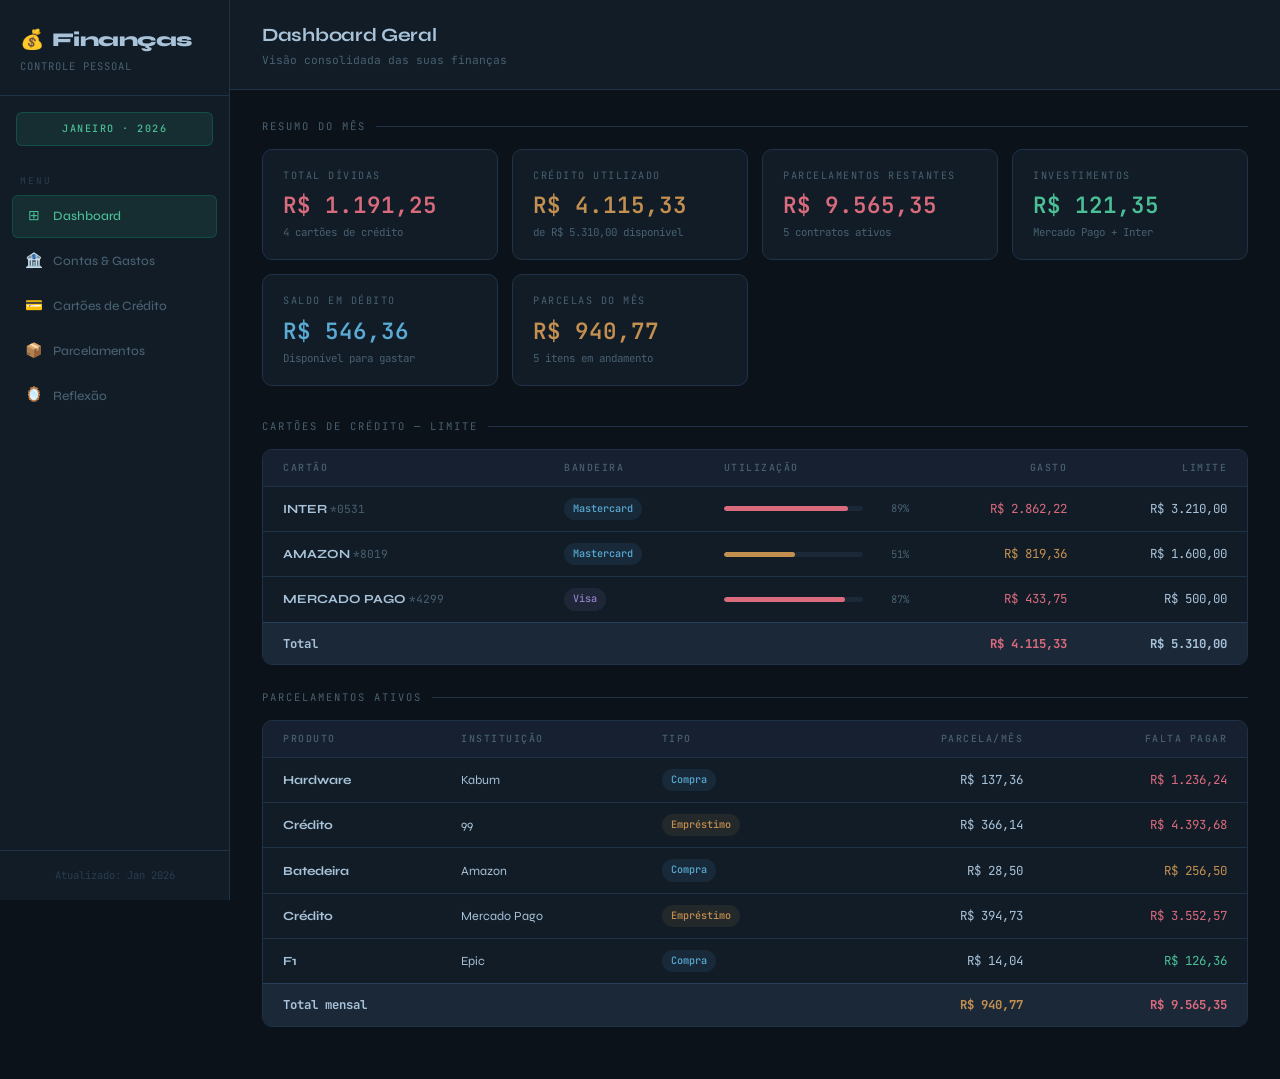
<file: index.html>
<!DOCTYPE html>
<html lang="pt-BR">
<head>
<meta charset="UTF-8">
<meta name="viewport" content="width=device-width,initial-scale=1.0">
<title>Finanças — Dashboard</title>
<link rel="icon" href="data:image/svg+xml,<svg xmlns='http://www.w3.org/2000/svg' viewBox='0 0 100 100'><text y='.9em' font-size='90'>💰</text></svg>">
<link rel="preconnect" href="https://fonts.googleapis.com">
<link href="https://fonts.googleapis.com/css2?family=Syne:wght@400;500;600;700;800&family=JetBrains+Mono:wght@300;400;500;600&display=swap" rel="stylesheet">
<style>
:root{--bg:#0c1219;--surface:#111c27;--surface-2:#162030;--surface-3:#1b2838;--border:#1f3247;--border-2:#28405a;--text:#a8c2d8;--text-dim:#486070;--text-muted:#2a3d4f;--green:#4bbf96;--green-dim:rgba(75,191,150,.1);--red:#d96b7d;--red-dim:rgba(217,107,125,.1);--blue:#5aaad4;--blue-dim:rgba(90,170,212,.1);--orange:#c49050;--orange-dim:rgba(196,144,80,.1);--purple:#9480c8;--purple-dim:rgba(148,128,200,.1);--nav-w:230px;--radius:10px;--radius-sm:6px;--sans:'Syne',sans-serif;--mono:'JetBrains Mono',monospace}
*,*::before,*::after{box-sizing:border-box;margin:0;padding:0}
html{font-size:15px;scroll-behavior:smooth}
body{background:var(--bg);color:var(--text);font-family:var(--sans);min-height:100vh;display:flex;line-height:1.6}
a{color:inherit;text-decoration:none}ul,ol{list-style:none}
.sidebar{width:var(--nav-w);min-height:100vh;background:var(--surface);border-right:1px solid var(--border);display:flex;flex-direction:column;position:fixed;top:0;left:0;bottom:0;z-index:100;transition:transform .3s ease}
.sidebar-logo{padding:24px 20px 20px;border-bottom:1px solid var(--border)}
.logo-mark{font-size:1.3rem;font-weight:800;color:var(--green);letter-spacing:-.5px;display:flex;align-items:center;gap:8px}
.logo-mark span{color:var(--text)}
.logo-sub{font-size:.7rem;font-family:var(--mono);color:var(--text-dim);margin-top:3px;letter-spacing:1px;text-transform:uppercase}
.sidebar-month{margin:16px 16px 8px;padding:8px 12px;background:var(--green-dim);border:1px solid rgba(0,214,143,.2);border-radius:var(--radius-sm);font-family:var(--mono);font-size:.68rem;font-weight:500;color:var(--green);text-transform:uppercase;letter-spacing:1.5px;text-align:center}
.sidebar nav{padding:8px 12px;flex:1}
.nav-label{font-size:.62rem;font-family:var(--mono);color:var(--text-muted);letter-spacing:2px;text-transform:uppercase;padding:12px 8px 6px}
.nav-item{display:flex;align-items:center;gap:10px;padding:9px 12px;border-radius:var(--radius-sm);color:var(--text-dim);font-size:.85rem;font-weight:500;transition:all .18s;margin-bottom:2px;border:1px solid transparent}
.nav-item:hover{background:var(--surface-2);color:var(--text)}
.nav-item.active{background:var(--green-dim);color:var(--green);border-color:rgba(0,214,143,.18)}
.nav-item .icon{width:18px;text-align:center;font-size:.95rem;flex-shrink:0}
.sidebar-footer{padding:16px;border-top:1px solid var(--border);font-size:.7rem;font-family:var(--mono);color:var(--text-muted);text-align:center}
.main{margin-left:var(--nav-w);flex:1;min-height:100vh;display:flex;flex-direction:column}
.topbar{padding:20px 32px;border-bottom:1px solid var(--border);display:flex;align-items:center;justify-content:space-between;background:var(--surface);position:sticky;top:0;z-index:50}
.topbar-left h1{font-size:1.25rem;font-weight:700;color:var(--text);letter-spacing:-.3px}
.topbar-left p{font-size:.75rem;font-family:var(--mono);color:var(--text-dim);margin-top:1px}
.badge{padding:5px 12px;border-radius:20px;font-size:.7rem;font-family:var(--mono);font-weight:500;letter-spacing:.5px}
.badge-red{background:var(--red-dim);color:var(--red);border:1px solid rgba(255,77,106,.2)}
.badge-blue{background:var(--blue-dim);color:var(--blue);border:1px solid rgba(56,189,248,.2)}
.badge-orange{background:var(--orange-dim);color:var(--orange);border:1px solid rgba(251,191,36,.2)}
.content{padding:28px 32px;flex:1}
.section-title{font-size:.7rem;font-family:var(--mono);color:var(--text-dim);text-transform:uppercase;letter-spacing:2px;margin-bottom:14px;display:flex;align-items:center;gap:10px}
.section-title::after{content:'';flex:1;height:1px;background:var(--border)}
.cards-grid{display:grid;grid-template-columns:repeat(auto-fill,minmax(200px,1fr));gap:14px;margin-bottom:32px}
.card{background:var(--surface);border:1px solid var(--border);border-radius:var(--radius);padding:18px 20px;transition:border-color .2s}
.card:hover{border-color:var(--border-2)}
.card-label{font-size:.68rem;font-family:var(--mono);color:var(--text-dim);text-transform:uppercase;letter-spacing:1.5px;margin-bottom:8px}
.card-value{font-size:1.5rem;font-family:var(--mono);font-weight:600;line-height:1.2}
.cv-green{color:var(--green)}.cv-red{color:var(--red)}.cv-blue{color:var(--blue)}.cv-orange{color:var(--orange)}
.card-sub{font-size:.72rem;color:var(--text-dim);margin-top:5px;font-family:var(--mono)}
.table-wrap{background:var(--surface);border:1px solid var(--border);border-radius:var(--radius);overflow:hidden;margin-bottom:24px}
.table-head{padding:14px 20px;border-bottom:1px solid var(--border);display:flex;align-items:center;justify-content:space-between}
.table-head h3{font-size:.9rem;font-weight:700;color:var(--text)}
table{width:100%;border-collapse:collapse}
thead th{padding:10px 16px;text-align:left;font-size:.66rem;font-family:var(--mono);font-weight:500;color:var(--text-dim);text-transform:uppercase;letter-spacing:1.5px;background:var(--surface-2);border-bottom:1px solid var(--border)}
thead th:first-child{padding-left:20px}thead th:last-child{padding-right:20px}
tbody tr{border-bottom:1px solid var(--border);transition:background .15s}
tbody tr:last-child{border-bottom:none}tbody tr:hover{background:var(--surface-2)}
tbody td{padding:11px 16px;font-size:.83rem;vertical-align:middle}
tbody td:first-child{padding-left:20px}tbody td:last-child{padding-right:20px}
.mono{font-family:var(--mono)}.tr{text-align:right}.tc{text-align:center}
tfoot td{padding:11px 16px;font-weight:700;font-family:var(--mono);font-size:.82rem;background:var(--surface-3);border-top:1px solid var(--border-2)}
tfoot td:first-child{padding-left:20px}tfoot td:last-child{padding-right:20px}
.pw{display:flex;align-items:center;gap:10px}
.pb{flex:1;height:5px;background:var(--surface-3);border-radius:99px;overflow:hidden}
.pf{height:100%;border-radius:99px;transition:width .6s ease}
.pf.g{background:var(--green)}.pf.r{background:var(--red)}.pf.o{background:var(--orange)}
.pl{font-family:var(--mono);font-size:.7rem;color:var(--text-dim);min-width:36px;text-align:right}
.pill{display:inline-block;padding:3px 9px;border-radius:99px;font-size:.68rem;font-family:var(--mono);font-weight:500}
.pill.g{background:var(--green-dim);color:var(--green)}.pill.r{background:var(--red-dim);color:var(--red)}
.pill.b{background:var(--blue-dim);color:var(--blue)}.pill.o{background:var(--orange-dim);color:var(--orange)}
.pill.p{background:var(--purple-dim);color:var(--purple)}
.menu-btn{display:none;background:var(--surface-2);border:1px solid var(--border);color:var(--text);width:36px;height:36px;border-radius:var(--radius-sm);cursor:pointer;align-items:center;justify-content:center;font-size:1.1rem}
.overlay{display:none;position:fixed;inset:0;background:rgba(0,0,0,.6);z-index:99}
@media(max-width:700px){.sidebar{transform:translateX(-100%)}.sidebar.open{transform:translateX(0)}.overlay.open{display:block!important}.main{margin-left:0}.menu-btn{display:flex!important}.topbar{padding:14px 18px}.content{padding:18px}.cards-grid{grid-template-columns:1fr 1fr}}
</style>
</head>
<body>
<div class="overlay" id="ov"></div>
<aside class="sidebar" id="sb">
  <div class="sidebar-logo">
    <div class="logo-mark">💰 <span>Finanças</span></div>
    <div class="logo-sub">Controle Pessoal</div>
  </div>
  <div class="sidebar-month">Janeiro · 2026</div>
  <nav>
    <div class="nav-label">Menu</div>
    <a href="index.html" class="nav-item active"><span class="icon">⊞</span> Dashboard</a>
    <a href="contas-gastos.html" class="nav-item"><span class="icon">🏦</span> Contas &amp; Gastos</a>
    <a href="cartoes.html" class="nav-item"><span class="icon">💳</span> Cartões de Crédito</a>
    <a href="parcelamentos.html" class="nav-item"><span class="icon">📦</span> Parcelamentos</a>
    <a href="reflexao.html" class="nav-item"><span class="icon">🪞</span> Reflexão</a>
  </nav>
  <div class="sidebar-footer">Atualizado: Jan 2026</div>
</aside>
<main class="main">
  <header class="topbar">
    <div class="topbar-left">
      <h1>Dashboard Geral</h1>
      <p>Visão consolidada das suas finanças</p>
    </div>
    <button class="menu-btn" id="mb" aria-label="Menu">☰</button>
  </header>
  <div class="content">

    <div class="section-title">Resumo do mês</div>
    <div class="cards-grid">
      <div class="card"><div class="card-label">Total Dívidas</div><div class="card-value cv-red">R$ 1.191,25</div><div class="card-sub">4 cartões de crédito</div></div>
      <div class="card"><div class="card-label">Crédito Utilizado</div><div class="card-value cv-orange">R$ 4.115,33</div><div class="card-sub">de R$ 5.310,00 disponível</div></div>
      <div class="card"><div class="card-label">Parcelamentos Restantes</div><div class="card-value cv-red">R$ 9.565,35</div><div class="card-sub">5 contratos ativos</div></div>
      <div class="card"><div class="card-label">Investimentos</div><div class="card-value cv-green">R$ 121,35</div><div class="card-sub">Mercado Pago + Inter</div></div>
      <div class="card"><div class="card-label">Saldo em Débito</div><div class="card-value cv-blue">R$ 546,36</div><div class="card-sub">Disponível para gastar</div></div>
      <div class="card"><div class="card-label">Parcelas do Mês</div><div class="card-value cv-orange">R$ 940,77</div><div class="card-sub">5 itens em andamento</div></div>
    </div>

    <div class="section-title">Cartões de crédito — limite</div>
    <div class="table-wrap">
      <table>
        <thead><tr><th>Cartão</th><th>Bandeira</th><th>Utilização</th><th class="tr">Gasto</th><th class="tr">Limite</th></tr></thead>
        <tbody>
          <tr>
            <td><strong>INTER</strong> <span class="mono" style="font-size:.75rem;color:var(--text-dim)">*0531</span></td>
            <td><span class="pill b">Mastercard</span></td>
            <td style="min-width:150px"><div class="pw"><div class="pb"><div class="pf r" data-w="89%"></div></div><span class="pl">89%</span></div></td>
            <td class="tr mono cv-red">R$ 2.862,22</td><td class="tr mono">R$ 3.210,00</td>
          </tr>
          <tr>
            <td><strong>AMAZON</strong> <span class="mono" style="font-size:.75rem;color:var(--text-dim)">*8019</span></td>
            <td><span class="pill b">Mastercard</span></td>
            <td style="min-width:150px"><div class="pw"><div class="pb"><div class="pf o" data-w="51%"></div></div><span class="pl">51%</span></div></td>
            <td class="tr mono cv-orange">R$ 819,36</td><td class="tr mono">R$ 1.600,00</td>
          </tr>
          <tr>
            <td><strong>MERCADO PAGO</strong> <span class="mono" style="font-size:.75rem;color:var(--text-dim)">*4299</span></td>
            <td><span class="pill p">Visa</span></td>
            <td style="min-width:150px"><div class="pw"><div class="pb"><div class="pf r" data-w="87%"></div></div><span class="pl">87%</span></div></td>
            <td class="tr mono cv-red">R$ 433,75</td><td class="tr mono">R$ 500,00</td>
          </tr>
        </tbody>
        <tfoot><tr><td colspan="3">Total</td><td class="tr cv-red">R$ 4.115,33</td><td class="tr">R$ 5.310,00</td></tr></tfoot>
      </table>
    </div>

    <div class="section-title">Parcelamentos ativos</div>
    <div class="table-wrap">
      <table>
        <thead><tr><th>Produto</th><th>Instituição</th><th>Tipo</th><th class="tr">Parcela/mês</th><th class="tr">Falta pagar</th></tr></thead>
        <tbody>
          <tr><td><strong>Hardware</strong></td><td>Kabum</td><td><span class="pill b">Compra</span></td><td class="tr mono">R$ 137,36</td><td class="tr mono cv-red">R$ 1.236,24</td></tr>
          <tr><td><strong>Crédito</strong></td><td>99</td><td><span class="pill o">Empréstimo</span></td><td class="tr mono">R$ 366,14</td><td class="tr mono cv-red">R$ 4.393,68</td></tr>
          <tr><td><strong>Batedeira</strong></td><td>Amazon</td><td><span class="pill b">Compra</span></td><td class="tr mono">R$ 28,50</td><td class="tr mono cv-orange">R$ 256,50</td></tr>
          <tr><td><strong>Crédito</strong></td><td>Mercado Pago</td><td><span class="pill o">Empréstimo</span></td><td class="tr mono">R$ 394,73</td><td class="tr mono cv-red">R$ 3.552,57</td></tr>
          <tr><td><strong>F1</strong></td><td>Epic</td><td><span class="pill b">Compra</span></td><td class="tr mono">R$ 14,04</td><td class="tr mono cv-green">R$ 126,36</td></tr>
        </tbody>
        <tfoot><tr><td colspan="3">Total mensal</td><td class="tr cv-orange">R$ 940,77</td><td class="tr cv-red">R$ 9.565,35</td></tr></tfoot>
      </table>
    </div>

  </div>
</main>
<script>
const sb=document.getElementById('sb'),ov=document.getElementById('ov'),mb=document.getElementById('mb');
mb.addEventListener('click',()=>{sb.classList.toggle('open');ov.style.display=ov.style.display==='block'?'none':'block'});
ov.addEventListener('click',()=>{sb.classList.remove('open');ov.style.display='none'});
window.addEventListener('load',()=>{document.querySelectorAll('.pf[data-w]').forEach(el=>{const w=el.dataset.w;el.style.width='0';setTimeout(()=>el.style.width=w,120)})});
</script>
</body>
</html>
</file>
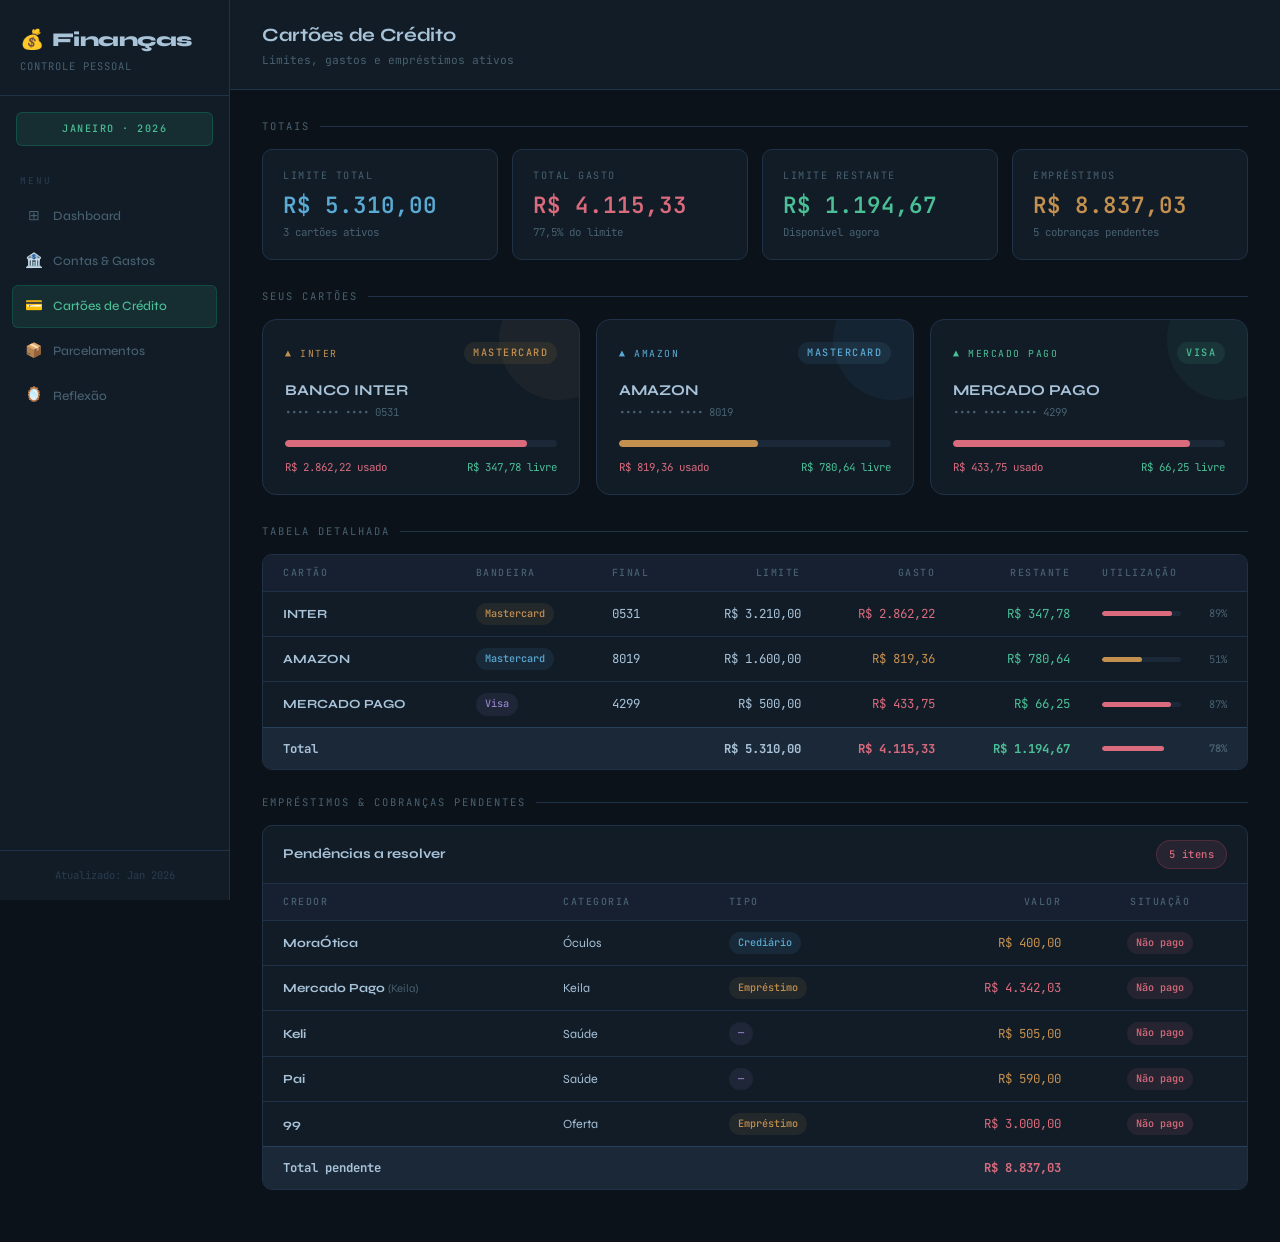
<file: cartoes.html>
<!DOCTYPE html>
<html lang="pt-BR">
<head>
<meta charset="UTF-8">
<meta name="viewport" content="width=device-width,initial-scale=1.0">
<title>Cartões de Crédito — Finanças</title>
<link rel="icon" href="data:image/svg+xml,<svg xmlns='http://www.w3.org/2000/svg' viewBox='0 0 100 100'><text y='.9em' font-size='90'>💰</text></svg>">
<link rel="preconnect" href="https://fonts.googleapis.com">
<link href="https://fonts.googleapis.com/css2?family=Syne:wght@400;500;600;700;800&family=JetBrains+Mono:wght@300;400;500;600&display=swap" rel="stylesheet">
<style>
:root{--bg:#0c1219;--surface:#111c27;--surface-2:#162030;--surface-3:#1b2838;--border:#1f3247;--border-2:#28405a;--text:#a8c2d8;--text-dim:#486070;--text-muted:#2a3d4f;--green:#4bbf96;--green-dim:rgba(75,191,150,.1);--red:#d96b7d;--red-dim:rgba(217,107,125,.1);--blue:#5aaad4;--blue-dim:rgba(90,170,212,.1);--orange:#c49050;--orange-dim:rgba(196,144,80,.1);--purple:#9480c8;--purple-dim:rgba(148,128,200,.1);--nav-w:230px;--radius:10px;--radius-sm:6px;--sans:'Syne',sans-serif;--mono:'JetBrains Mono',monospace}
*,*::before,*::after{box-sizing:border-box;margin:0;padding:0}
html{font-size:15px}body{background:var(--bg);color:var(--text);font-family:var(--sans);min-height:100vh;display:flex;line-height:1.6}
a{color:inherit;text-decoration:none}ul,ol{list-style:none}
.sidebar{width:var(--nav-w);min-height:100vh;background:var(--surface);border-right:1px solid var(--border);display:flex;flex-direction:column;position:fixed;top:0;left:0;bottom:0;z-index:100;transition:transform .3s ease}
.sidebar-logo{padding:24px 20px 20px;border-bottom:1px solid var(--border)}
.logo-mark{font-size:1.3rem;font-weight:800;color:var(--green);letter-spacing:-.5px;display:flex;align-items:center;gap:8px}.logo-mark span{color:var(--text)}
.logo-sub{font-size:.7rem;font-family:var(--mono);color:var(--text-dim);margin-top:3px;letter-spacing:1px;text-transform:uppercase}
.sidebar-month{margin:16px 16px 8px;padding:8px 12px;background:var(--green-dim);border:1px solid rgba(0,214,143,.2);border-radius:var(--radius-sm);font-family:var(--mono);font-size:.68rem;font-weight:500;color:var(--green);text-transform:uppercase;letter-spacing:1.5px;text-align:center}
.sidebar nav{padding:8px 12px;flex:1}
.nav-label{font-size:.62rem;font-family:var(--mono);color:var(--text-muted);letter-spacing:2px;text-transform:uppercase;padding:12px 8px 6px}
.nav-item{display:flex;align-items:center;gap:10px;padding:9px 12px;border-radius:var(--radius-sm);color:var(--text-dim);font-size:.85rem;font-weight:500;transition:all .18s;margin-bottom:2px;border:1px solid transparent}
.nav-item:hover{background:var(--surface-2);color:var(--text)}.nav-item.active{background:var(--green-dim);color:var(--green);border-color:rgba(0,214,143,.18)}
.nav-item .icon{width:18px;text-align:center;font-size:.95rem;flex-shrink:0}
.sidebar-footer{padding:16px;border-top:1px solid var(--border);font-size:.7rem;font-family:var(--mono);color:var(--text-muted);text-align:center}
.main{margin-left:var(--nav-w);flex:1;min-height:100vh;display:flex;flex-direction:column}
.topbar{padding:20px 32px;border-bottom:1px solid var(--border);display:flex;align-items:center;justify-content:space-between;background:var(--surface);position:sticky;top:0;z-index:50}
.topbar-left h1{font-size:1.25rem;font-weight:700;color:var(--text);letter-spacing:-.3px}
.topbar-left p{font-size:.75rem;font-family:var(--mono);color:var(--text-dim);margin-top:1px}
.badge{padding:5px 12px;border-radius:20px;font-size:.7rem;font-family:var(--mono);font-weight:500;letter-spacing:.5px}
.badge-red{background:var(--red-dim);color:var(--red);border:1px solid rgba(255,77,106,.2)}
.badge-blue{background:var(--blue-dim);color:var(--blue);border:1px solid rgba(56,189,248,.2)}
.badge-orange{background:var(--orange-dim);color:var(--orange);border:1px solid rgba(251,191,36,.2)}
.badge-green{background:var(--green-dim);color:var(--green);border:1px solid rgba(0,214,143,.2)}
.content{padding:28px 32px;flex:1}
.section-title{font-size:.7rem;font-family:var(--mono);color:var(--text-dim);text-transform:uppercase;letter-spacing:2px;margin-bottom:14px;display:flex;align-items:center;gap:10px}
.section-title::after{content:'';flex:1;height:1px;background:var(--border)}
.cards-grid{display:grid;grid-template-columns:repeat(auto-fill,minmax(200px,1fr));gap:14px;margin-bottom:28px}
.card{background:var(--surface);border:1px solid var(--border);border-radius:var(--radius);padding:18px 20px;transition:border-color .2s}
.card:hover{border-color:var(--border-2)}
.card-label{font-size:.68rem;font-family:var(--mono);color:var(--text-dim);text-transform:uppercase;letter-spacing:1.5px;margin-bottom:8px}
.card-value{font-size:1.5rem;font-family:var(--mono);font-weight:600;line-height:1.2}
.cv-green{color:var(--green)}.cv-red{color:var(--red)}.cv-blue{color:var(--blue)}.cv-orange{color:var(--orange)}
.card-sub{font-size:.72rem;color:var(--text-dim);margin-top:5px;font-family:var(--mono)}
.table-wrap{background:var(--surface);border:1px solid var(--border);border-radius:var(--radius);overflow:hidden;margin-bottom:24px}
.table-head{padding:14px 20px;border-bottom:1px solid var(--border);display:flex;align-items:center;justify-content:space-between}
.table-head h3{font-size:.9rem;font-weight:700;color:var(--text)}
table{width:100%;border-collapse:collapse}
thead th{padding:10px 16px;text-align:left;font-size:.66rem;font-family:var(--mono);font-weight:500;color:var(--text-dim);text-transform:uppercase;letter-spacing:1.5px;background:var(--surface-2);border-bottom:1px solid var(--border)}
thead th:first-child{padding-left:20px}thead th:last-child{padding-right:20px}
tbody tr{border-bottom:1px solid var(--border);transition:background .15s}
tbody tr:last-child{border-bottom:none}tbody tr:hover{background:var(--surface-2)}
tbody td{padding:11px 16px;font-size:.83rem;vertical-align:middle}
tbody td:first-child{padding-left:20px}tbody td:last-child{padding-right:20px}
.mono{font-family:var(--mono)}.tr{text-align:right}.tc{text-align:center}
tfoot td{padding:11px 16px;font-weight:700;font-family:var(--mono);font-size:.82rem;background:var(--surface-3);border-top:1px solid var(--border-2)}
tfoot td:first-child{padding-left:20px}tfoot td:last-child{padding-right:20px}
.pw{display:flex;align-items:center;gap:10px}.pb{flex:1;height:5px;background:var(--surface-3);border-radius:99px;overflow:hidden}
.pf{height:100%;border-radius:99px;transition:width .6s ease}.pf.g{background:var(--green)}.pf.r{background:var(--red)}.pf.o{background:var(--orange)}
.pl{font-family:var(--mono);font-size:.7rem;color:var(--text-dim);min-width:36px;text-align:right}
.pill{display:inline-block;padding:3px 9px;border-radius:99px;font-size:.68rem;font-family:var(--mono);font-weight:500}
.pill.g{background:var(--green-dim);color:var(--green)}.pill.r{background:var(--red-dim);color:var(--red)}
.pill.b{background:var(--blue-dim);color:var(--blue)}.pill.o{background:var(--orange-dim);color:var(--orange)}.pill.p{background:var(--purple-dim);color:var(--purple)}
.cc-grid{display:grid;grid-template-columns:repeat(auto-fill,minmax(260px,1fr));gap:16px;margin-bottom:28px}
.cc{background:var(--surface);border:1px solid var(--border);border-radius:14px;padding:22px 22px 18px;transition:border-color .2s,transform .2s;position:relative;overflow:hidden}
.cc::before{content:'';position:absolute;top:-40px;right:-40px;width:120px;height:120px;border-radius:50%;opacity:.06}
.cc.inter::before{background:var(--orange)}.cc.amz::before{background:var(--blue)}.cc.mp::before{background:var(--green)}
.cc:hover{border-color:var(--border-2);transform:translateY(-2px)}
.cc-flag{font-size:.65rem;font-family:var(--mono);text-transform:uppercase;letter-spacing:1.5px;margin-bottom:14px;display:flex;justify-content:space-between;align-items:center}
.cc-name{font-size:1rem;font-weight:700;margin-bottom:2px}
.cc-num{font-size:.72rem;font-family:var(--mono);color:var(--text-dim);margin-bottom:18px}
.cc-bar{margin-bottom:12px}.cc-bar .pb{height:7px}
.cc-amounts{display:flex;justify-content:space-between;font-family:var(--mono);font-size:.72rem}
.cc-spent{color:var(--red)}.cc-free{color:var(--green)}
.menu-btn{display:none;background:var(--surface-2);border:1px solid var(--border);color:var(--text);width:36px;height:36px;border-radius:var(--radius-sm);cursor:pointer;align-items:center;justify-content:center;font-size:1.1rem}
.overlay{display:none;position:fixed;inset:0;background:rgba(0,0,0,.6);z-index:99}
@media(max-width:700px){.sidebar{transform:translateX(-100%)}.sidebar.open{transform:translateX(0)}.overlay.open{display:block!important}.main{margin-left:0}.menu-btn{display:flex!important}.topbar{padding:14px 18px}.content{padding:18px}.cards-grid{grid-template-columns:1fr 1fr}}
</style>
</head>
<body>
<div class="overlay" id="ov"></div>
<aside class="sidebar" id="sb">
  <div class="sidebar-logo">
    <div class="logo-mark">💰 <span>Finanças</span></div>
    <div class="logo-sub">Controle Pessoal</div>
  </div>
  <div class="sidebar-month">Janeiro · 2026</div>
  <nav>
    <div class="nav-label">Menu</div>
    <a href="index.html" class="nav-item"><span class="icon">⊞</span> Dashboard</a>
    <a href="contas-gastos.html" class="nav-item"><span class="icon">🏦</span> Contas &amp; Gastos</a>
    <a href="cartoes.html" class="nav-item active"><span class="icon">💳</span> Cartões de Crédito</a>
    <a href="parcelamentos.html" class="nav-item"><span class="icon">📦</span> Parcelamentos</a>
    <a href="reflexao.html" class="nav-item"><span class="icon">🪞</span> Reflexão</a>
  </nav>
  <div class="sidebar-footer">Atualizado: Jan 2026</div>
</aside>
<main class="main">
  <header class="topbar">
    <div class="topbar-left">
      <h1>Cartões de Crédito</h1>
      <p>Limites, gastos e empréstimos ativos</p>
    </div>
    <button class="menu-btn" id="mb" aria-label="Menu">☰</button>
  </header>
  <div class="content">

    <div class="section-title">Totais</div>
    <div class="cards-grid">
      <div class="card"><div class="card-label">Limite Total</div><div class="card-value cv-blue">R$ 5.310,00</div><div class="card-sub">3 cartões ativos</div></div>
      <div class="card"><div class="card-label">Total Gasto</div><div class="card-value cv-red">R$ 4.115,33</div><div class="card-sub">77,5% do limite</div></div>
      <div class="card"><div class="card-label">Limite Restante</div><div class="card-value cv-green">R$ 1.194,67</div><div class="card-sub">Disponível agora</div></div>
      <div class="card"><div class="card-label">Empréstimos</div><div class="card-value cv-orange">R$ 8.837,03</div><div class="card-sub">5 cobranças pendentes</div></div>
    </div>

    <div class="section-title">Seus cartões</div>
    <div class="cc-grid">
      <div class="cc inter">
        <div class="cc-flag"><span style="color:var(--orange)">▲ Inter</span><span class="pill o">Mastercard</span></div>
        <div class="cc-name">BANCO INTER</div>
        <div class="cc-num">•••• •••• •••• 0531</div>
        <div class="cc-bar"><div class="pb"><div class="pf r" data-w="89%"></div></div></div>
        <div class="cc-amounts"><span class="cc-spent">R$ 2.862,22 usado</span><span class="cc-free">R$ 347,78 livre</span></div>
      </div>
      <div class="cc amz">
        <div class="cc-flag"><span style="color:var(--blue)">▲ Amazon</span><span class="pill b">Mastercard</span></div>
        <div class="cc-name">AMAZON</div>
        <div class="cc-num">•••• •••• •••• 8019</div>
        <div class="cc-bar"><div class="pb"><div class="pf o" data-w="51%"></div></div></div>
        <div class="cc-amounts"><span class="cc-spent">R$ 819,36 usado</span><span class="cc-free">R$ 780,64 livre</span></div>
      </div>
      <div class="cc mp">
        <div class="cc-flag"><span style="color:var(--green)">▲ Mercado Pago</span><span class="pill g">Visa</span></div>
        <div class="cc-name">MERCADO PAGO</div>
        <div class="cc-num">•••• •••• •••• 4299</div>
        <div class="cc-bar"><div class="pb"><div class="pf r" data-w="87%"></div></div></div>
        <div class="cc-amounts"><span class="cc-spent">R$ 433,75 usado</span><span class="cc-free">R$ 66,25 livre</span></div>
      </div>
    </div>

    <div class="section-title">Tabela detalhada</div>
    <div class="table-wrap">
      <table>
        <thead><tr><th>Cartão</th><th>Bandeira</th><th>Final</th><th class="tr">Limite</th><th class="tr">Gasto</th><th class="tr">Restante</th><th>Utilização</th></tr></thead>
        <tbody>
          <tr><td><strong>INTER</strong></td><td><span class="pill o">Mastercard</span></td><td class="mono">0531</td><td class="tr mono">R$ 3.210,00</td><td class="tr mono cv-red">R$ 2.862,22</td><td class="tr mono cv-green">R$ 347,78</td><td style="min-width:130px"><div class="pw"><div class="pb"><div class="pf r" data-w="89%"></div></div><span class="pl">89%</span></div></td></tr>
          <tr><td><strong>AMAZON</strong></td><td><span class="pill b">Mastercard</span></td><td class="mono">8019</td><td class="tr mono">R$ 1.600,00</td><td class="tr mono cv-orange">R$ 819,36</td><td class="tr mono cv-green">R$ 780,64</td><td style="min-width:130px"><div class="pw"><div class="pb"><div class="pf o" data-w="51%"></div></div><span class="pl">51%</span></div></td></tr>
          <tr><td><strong>MERCADO PAGO</strong></td><td><span class="pill p">Visa</span></td><td class="mono">4299</td><td class="tr mono">R$ 500,00</td><td class="tr mono cv-red">R$ 433,75</td><td class="tr mono cv-green">R$ 66,25</td><td style="min-width:130px"><div class="pw"><div class="pb"><div class="pf r" data-w="87%"></div></div><span class="pl">87%</span></div></td></tr>
        </tbody>
        <tfoot><tr><td colspan="3">Total</td><td class="tr">R$ 5.310,00</td><td class="tr cv-red">R$ 4.115,33</td><td class="tr cv-green">R$ 1.194,67</td><td><div class="pw"><div class="pb"><div class="pf r" data-w="78%"></div></div><span class="pl">78%</span></div></td></tr></tfoot>
      </table>
    </div>

    <div class="section-title">Empréstimos &amp; Cobranças pendentes</div>
    <div class="table-wrap">
      <div class="table-head"><h3>Pendências a resolver</h3><span class="badge badge-red">5 itens</span></div>
      <table>
        <thead><tr><th>Credor</th><th>Categoria</th><th>Tipo</th><th class="tr">Valor</th><th class="tc">Situação</th></tr></thead>
        <tbody>
          <tr><td><strong>MoraÓtica</strong></td><td>Óculos</td><td><span class="pill b">Crediário</span></td><td class="tr mono cv-orange">R$ 400,00</td><td class="tc"><span class="pill r">Não pago</span></td></tr>
          <tr><td><strong>Mercado Pago</strong> <span style="font-size:.75rem;color:var(--text-dim)">(Keila)</span></td><td>Keila</td><td><span class="pill o">Empréstimo</span></td><td class="tr mono cv-red">R$ 4.342,03</td><td class="tc"><span class="pill r">Não pago</span></td></tr>
          <tr><td><strong>Keli</strong></td><td>Saúde</td><td><span class="pill p">—</span></td><td class="tr mono cv-orange">R$ 505,00</td><td class="tc"><span class="pill r">Não pago</span></td></tr>
          <tr><td><strong>Pai</strong></td><td>Saúde</td><td><span class="pill p">—</span></td><td class="tr mono cv-orange">R$ 590,00</td><td class="tc"><span class="pill r">Não pago</span></td></tr>
          <tr><td><strong>99</strong></td><td>Oferta</td><td><span class="pill o">Empréstimo</span></td><td class="tr mono cv-red">R$ 3.000,00</td><td class="tc"><span class="pill r">Não pago</span></td></tr>
        </tbody>
        <tfoot><tr><td colspan="3">Total pendente</td><td class="tr cv-red">R$ 8.837,03</td><td></td></tr></tfoot>
      </table>
    </div>

  </div>
</main>
<script>
const sb=document.getElementById('sb'),ov=document.getElementById('ov'),mb=document.getElementById('mb');
mb.addEventListener('click',()=>{sb.classList.toggle('open');ov.style.display=ov.style.display==='block'?'none':'block'});
ov.addEventListener('click',()=>{sb.classList.remove('open');ov.style.display='none'});
window.addEventListener('load',()=>{document.querySelectorAll('.pf[data-w]').forEach(el=>{const w=el.dataset.w;el.style.width='0';setTimeout(()=>el.style.width=w,120)})});
</script>
</body>
</html>
</file>
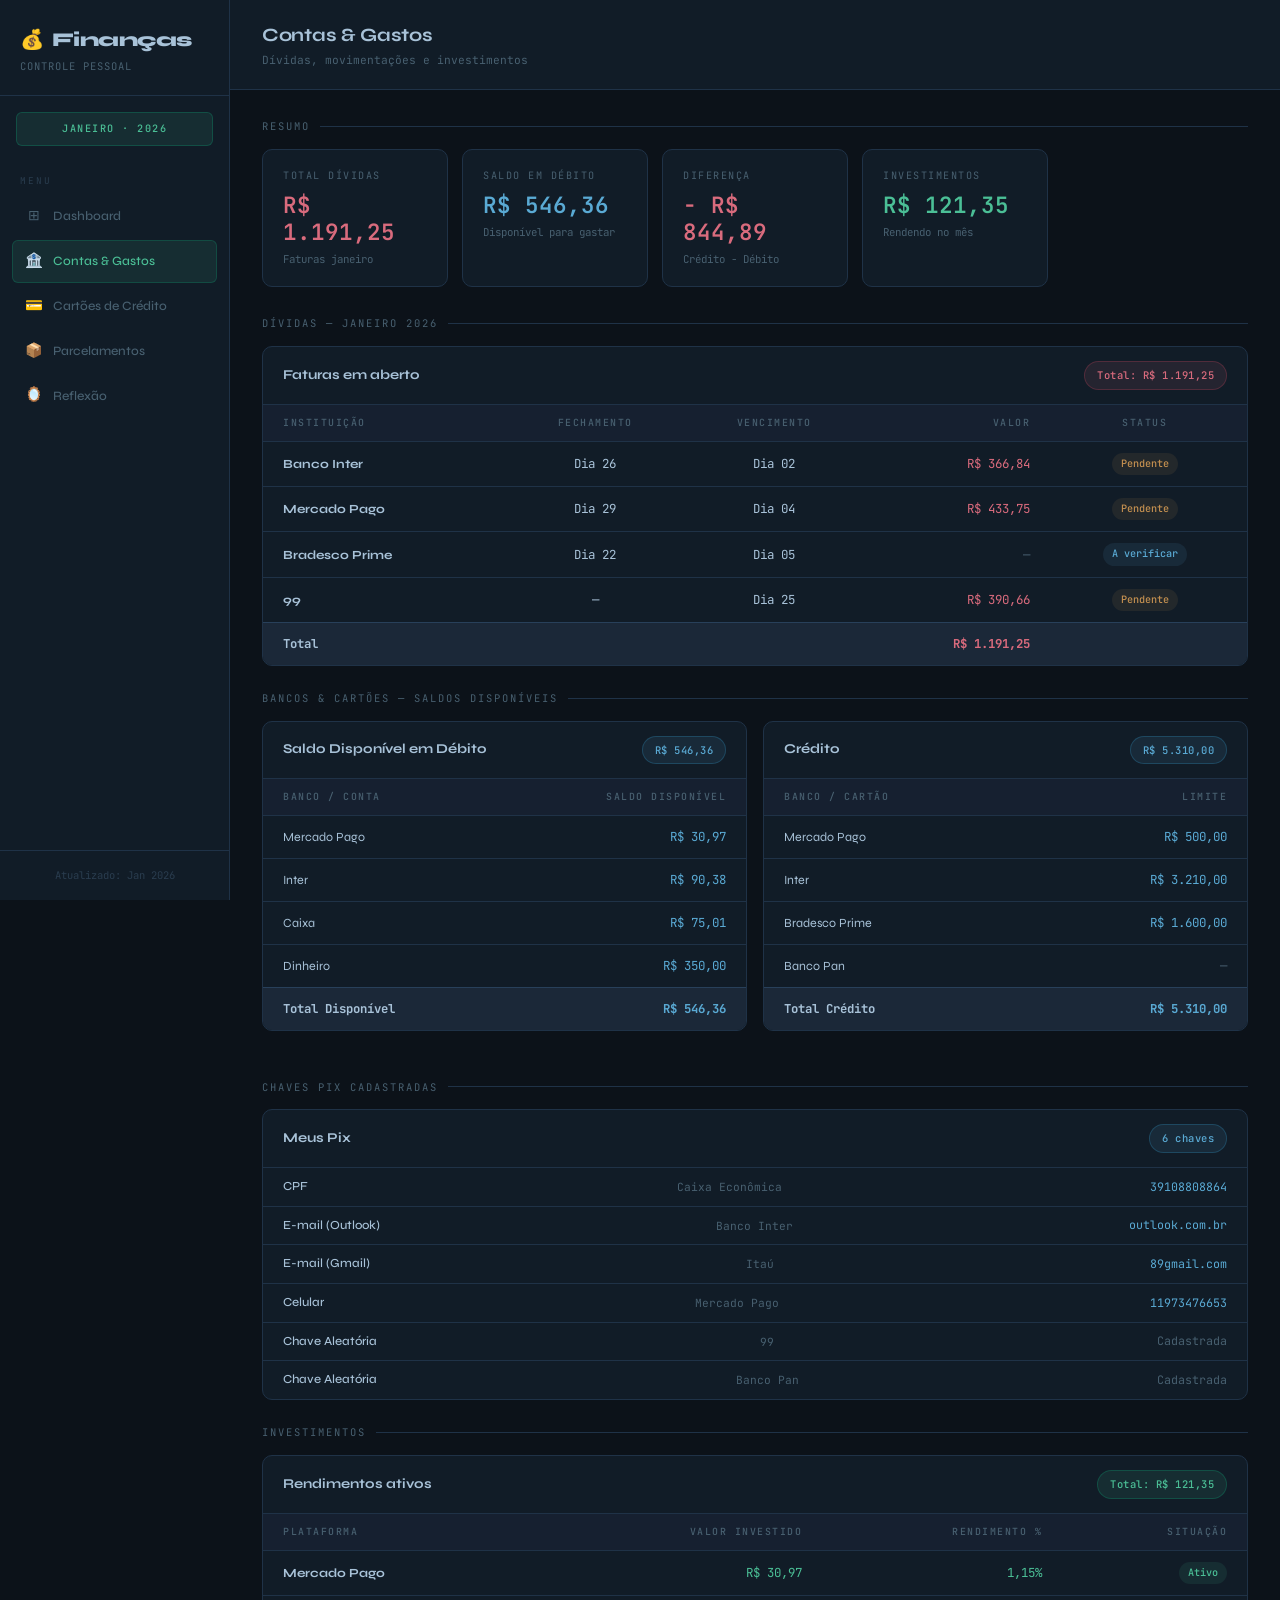
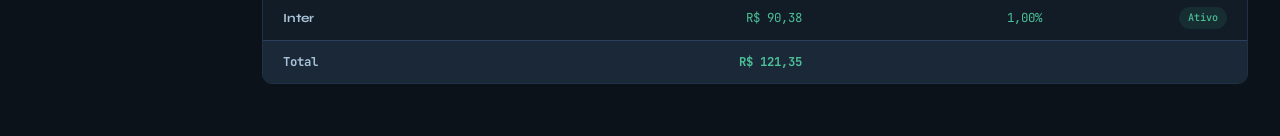
<file: contas-gastos.html>
<!DOCTYPE html>
<html lang="pt-BR">
<head>
<meta charset="UTF-8">
<meta name="viewport" content="width=device-width,initial-scale=1.0">
<title>Contas &amp; Gastos — Finanças</title>
<link rel="icon" href="data:image/svg+xml,<svg xmlns='http://www.w3.org/2000/svg' viewBox='0 0 100 100'><text y='.9em' font-size='90'>💰</text></svg>">
<link rel="preconnect" href="https://fonts.googleapis.com">
<link href="https://fonts.googleapis.com/css2?family=Syne:wght@400;500;600;700;800&family=JetBrains+Mono:wght@300;400;500;600&display=swap" rel="stylesheet">
<style>
:root{--bg:#0c1219;--surface:#111c27;--surface-2:#162030;--surface-3:#1b2838;--border:#1f3247;--border-2:#28405a;--text:#a8c2d8;--text-dim:#486070;--text-muted:#2a3d4f;--green:#4bbf96;--green-dim:rgba(75,191,150,.1);--red:#d96b7d;--red-dim:rgba(217,107,125,.1);--blue:#5aaad4;--blue-dim:rgba(90,170,212,.1);--orange:#c49050;--orange-dim:rgba(196,144,80,.1);--purple:#9480c8;--purple-dim:rgba(148,128,200,.1);--nav-w:230px;--radius:10px;--radius-sm:6px;--sans:'Syne',sans-serif;--mono:'JetBrains Mono',monospace}
*,*::before,*::after{box-sizing:border-box;margin:0;padding:0}
html{font-size:15px}body{background:var(--bg);color:var(--text);font-family:var(--sans);min-height:100vh;display:flex;line-height:1.6}
a{color:inherit;text-decoration:none}ul,ol{list-style:none}
.sidebar{width:var(--nav-w);min-height:100vh;background:var(--surface);border-right:1px solid var(--border);display:flex;flex-direction:column;position:fixed;top:0;left:0;bottom:0;z-index:100;transition:transform .3s ease}
.sidebar-logo{padding:24px 20px 20px;border-bottom:1px solid var(--border)}
.logo-mark{font-size:1.3rem;font-weight:800;color:var(--green);letter-spacing:-.5px;display:flex;align-items:center;gap:8px}.logo-mark span{color:var(--text)}
.logo-sub{font-size:.7rem;font-family:var(--mono);color:var(--text-dim);margin-top:3px;letter-spacing:1px;text-transform:uppercase}
.sidebar-month{margin:16px 16px 8px;padding:8px 12px;background:var(--green-dim);border:1px solid rgba(0,214,143,.2);border-radius:var(--radius-sm);font-family:var(--mono);font-size:.68rem;font-weight:500;color:var(--green);text-transform:uppercase;letter-spacing:1.5px;text-align:center}
.sidebar nav{padding:8px 12px;flex:1}
.nav-label{font-size:.62rem;font-family:var(--mono);color:var(--text-muted);letter-spacing:2px;text-transform:uppercase;padding:12px 8px 6px}
.nav-item{display:flex;align-items:center;gap:10px;padding:9px 12px;border-radius:var(--radius-sm);color:var(--text-dim);font-size:.85rem;font-weight:500;transition:all .18s;margin-bottom:2px;border:1px solid transparent}
.nav-item:hover{background:var(--surface-2);color:var(--text)}.nav-item.active{background:var(--green-dim);color:var(--green);border-color:rgba(0,214,143,.18)}
.nav-item .icon{width:18px;text-align:center;font-size:.95rem;flex-shrink:0}
.sidebar-footer{padding:16px;border-top:1px solid var(--border);font-size:.7rem;font-family:var(--mono);color:var(--text-muted);text-align:center}
.main{margin-left:var(--nav-w);flex:1;min-height:100vh;display:flex;flex-direction:column}
.topbar{padding:20px 32px;border-bottom:1px solid var(--border);display:flex;align-items:center;justify-content:space-between;background:var(--surface);position:sticky;top:0;z-index:50}
.topbar-left h1{font-size:1.25rem;font-weight:700;color:var(--text);letter-spacing:-.3px}
.topbar-left p{font-size:.75rem;font-family:var(--mono);color:var(--text-dim);margin-top:1px}
.badge{padding:5px 12px;border-radius:20px;font-size:.7rem;font-family:var(--mono);font-weight:500;letter-spacing:.5px}
.badge-red{background:var(--red-dim);color:var(--red);border:1px solid rgba(255,77,106,.2)}
.badge-blue{background:var(--blue-dim);color:var(--blue);border:1px solid rgba(56,189,248,.2)}
.badge-orange{background:var(--orange-dim);color:var(--orange);border:1px solid rgba(251,191,36,.2)}
.badge-green{background:var(--green-dim);color:var(--green);border:1px solid rgba(0,214,143,.2)}
.content{padding:28px 32px;flex:1}
.section-title{font-size:.7rem;font-family:var(--mono);color:var(--text-dim);text-transform:uppercase;letter-spacing:2px;margin-bottom:14px;display:flex;align-items:center;gap:10px}
.section-title::after{content:'';flex:1;height:1px;background:var(--border)}
.cards-grid{display:grid;grid-template-columns:repeat(auto-fill,minmax(180px,1fr));gap:14px;margin-bottom:28px}
.card{background:var(--surface);border:1px solid var(--border);border-radius:var(--radius);padding:18px 20px;transition:border-color .2s}
.card:hover{border-color:var(--border-2)}
.card-label{font-size:.68rem;font-family:var(--mono);color:var(--text-dim);text-transform:uppercase;letter-spacing:1.5px;margin-bottom:8px}
.card-value{font-size:1.5rem;font-family:var(--mono);font-weight:600;line-height:1.2}
.cv-green{color:var(--green)}.cv-red{color:var(--red)}.cv-blue{color:var(--blue)}.cv-orange{color:var(--orange)}
.card-sub{font-size:.72rem;color:var(--text-dim);margin-top:5px;font-family:var(--mono)}
.table-wrap{background:var(--surface);border:1px solid var(--border);border-radius:var(--radius);overflow:hidden;margin-bottom:24px}
.table-head{padding:14px 20px;border-bottom:1px solid var(--border);display:flex;align-items:center;justify-content:space-between}
.table-head h3{font-size:.9rem;font-weight:700;color:var(--text)}
table{width:100%;border-collapse:collapse}
thead th{padding:10px 16px;text-align:left;font-size:.66rem;font-family:var(--mono);font-weight:500;color:var(--text-dim);text-transform:uppercase;letter-spacing:1.5px;background:var(--surface-2);border-bottom:1px solid var(--border)}
thead th:first-child{padding-left:20px}thead th:last-child{padding-right:20px}
tbody tr{border-bottom:1px solid var(--border);transition:background .15s}
tbody tr:last-child{border-bottom:none}tbody tr:hover{background:var(--surface-2)}
tbody td{padding:11px 16px;font-size:.83rem;vertical-align:middle}
tbody td:first-child{padding-left:20px}tbody td:last-child{padding-right:20px}
.mono{font-family:var(--mono)}.tr{text-align:right}.tc{text-align:center}
tfoot td{padding:11px 16px;font-weight:700;font-family:var(--mono);font-size:.82rem;background:var(--surface-3);border-top:1px solid var(--border-2)}
tfoot td:first-child{padding-left:20px}tfoot td:last-child{padding-right:20px}
.pill{display:inline-block;padding:3px 9px;border-radius:99px;font-size:.68rem;font-family:var(--mono);font-weight:500}
.pill.g{background:var(--green-dim);color:var(--green)}.pill.r{background:var(--red-dim);color:var(--red)}
.pill.b{background:var(--blue-dim);color:var(--blue)}.pill.o{background:var(--orange-dim);color:var(--orange)}
.two-col{display:grid;grid-template-columns:1fr 1fr;gap:16px;margin-bottom:24px}
.info-row{display:flex;align-items:center;justify-content:space-between;padding:9px 20px;border-bottom:1px solid var(--border);font-size:.82rem;transition:background .15s}
.info-row:last-child{border-bottom:none}.info-row:hover{background:var(--surface-2)}
.info-row .key{color:var(--text-dim);font-size:.75rem;font-family:var(--mono)}
.info-row .val{font-family:var(--mono);font-size:.78rem;color:var(--blue)}
.info-row .label{font-weight:500}
.menu-btn{display:none;background:var(--surface-2);border:1px solid var(--border);color:var(--text);width:36px;height:36px;border-radius:var(--radius-sm);cursor:pointer;align-items:center;justify-content:center;font-size:1.1rem}
.overlay{display:none;position:fixed;inset:0;background:rgba(0,0,0,.6);z-index:99}
@media(max-width:900px){.two-col{grid-template-columns:1fr}}
@media(max-width:700px){.sidebar{transform:translateX(-100%)}.sidebar.open{transform:translateX(0)}.overlay.open{display:block!important}.main{margin-left:0}.menu-btn{display:flex!important}.topbar{padding:14px 18px}.content{padding:18px}.cards-grid{grid-template-columns:1fr 1fr}}
</style>
</head>
<body>
<div class="overlay" id="ov"></div>
<aside class="sidebar" id="sb">
  <div class="sidebar-logo">
    <div class="logo-mark">💰 <span>Finanças</span></div>
    <div class="logo-sub">Controle Pessoal</div>
  </div>
  <div class="sidebar-month">Janeiro · 2026</div>
  <nav>
    <div class="nav-label">Menu</div>
    <a href="index.html" class="nav-item"><span class="icon">⊞</span> Dashboard</a>
    <a href="contas-gastos.html" class="nav-item active"><span class="icon">🏦</span> Contas &amp; Gastos</a>
    <a href="cartoes.html" class="nav-item"><span class="icon">💳</span> Cartões de Crédito</a>
    <a href="parcelamentos.html" class="nav-item"><span class="icon">📦</span> Parcelamentos</a>
    <a href="reflexao.html" class="nav-item"><span class="icon">🪞</span> Reflexão</a>
  </nav>
  <div class="sidebar-footer">Atualizado: Jan 2026</div>
</aside>
<main class="main">
  <header class="topbar">
    <div class="topbar-left">
      <h1>Contas &amp; Gastos</h1>
      <p>Dívidas, movimentações e investimentos</p>
    </div>
    <button class="menu-btn" id="mb" aria-label="Menu">☰</button>
  </header>
  <div class="content">

    <div class="section-title">Resumo</div>
    <div class="cards-grid">
      <div class="card"><div class="card-label">Total Dívidas</div><div class="card-value cv-red">R$ 1.191,25</div><div class="card-sub">Faturas janeiro</div></div>
      <div class="card"><div class="card-label">Saldo em Débito</div><div class="card-value cv-blue">R$ 546,36</div><div class="card-sub">Disponível para gastar</div></div>
      <div class="card"><div class="card-label">Diferença</div><div class="card-value cv-red">− R$ 844,89</div><div class="card-sub">Crédito − Débito</div></div>
      <div class="card"><div class="card-label">Investimentos</div><div class="card-value cv-green">R$ 121,35</div><div class="card-sub">Rendendo no mês</div></div>
    </div>

    <div class="section-title">Dívidas — Janeiro 2026</div>
    <div class="table-wrap">
      <div class="table-head"><h3>Faturas em aberto</h3><span class="badge badge-red">Total: R$ 1.191,25</span></div>
      <table>
        <thead><tr><th>Instituição</th><th class="tc">Fechamento</th><th class="tc">Vencimento</th><th class="tr">Valor</th><th class="tc">Status</th></tr></thead>
        <tbody>
          <tr><td><strong>Banco Inter</strong></td><td class="tc mono">Dia 26</td><td class="tc mono">Dia 02</td><td class="tr mono cv-red">R$ 366,84</td><td class="tc"><span class="pill o">Pendente</span></td></tr>
          <tr><td><strong>Mercado Pago</strong></td><td class="tc mono">Dia 29</td><td class="tc mono">Dia 04</td><td class="tr mono cv-red">R$ 433,75</td><td class="tc"><span class="pill o">Pendente</span></td></tr>
          <tr><td><strong>Bradesco Prime</strong></td><td class="tc mono">Dia 22</td><td class="tc mono">Dia 05</td><td class="tr mono" style="color:var(--text-dim)">—</td><td class="tc"><span class="pill b">A verificar</span></td></tr>
          <tr><td><strong>99</strong></td><td class="tc mono">—</td><td class="tc mono">Dia 25</td><td class="tr mono cv-red">R$ 390,66</td><td class="tc"><span class="pill o">Pendente</span></td></tr>
        </tbody>
        <tfoot><tr><td colspan="3">Total</td><td class="tr cv-red">R$ 1.191,25</td><td></td></tr></tfoot>
      </table>
    </div>

    <div class="section-title">Bancos &amp; Cartões — Saldos Disponíveis</div>
    <div class="two-col">
      <div class="table-wrap">
        <div class="table-head"><h3>Saldo Disponível em Débito</h3><span class="badge badge-blue">R$ 546,36</span></div>
        <table>
          <thead><tr><th>Banco / Conta</th><th class="tr">Saldo Disponível</th></tr></thead>
          <tbody>
            <tr><td>Mercado Pago</td><td class="tr mono cv-blue">R$ 30,97</td></tr>
            <tr><td>Inter</td><td class="tr mono cv-blue">R$ 90,38</td></tr>
            <tr><td>Caixa</td><td class="tr mono cv-blue">R$ 75,01</td></tr>
            <tr><td>Dinheiro</td><td class="tr mono cv-blue">R$ 350,00</td></tr>
          </tbody>
          <tfoot><tr><td>Total Disponível</td><td class="tr cv-blue">R$ 546,36</td></tr></tfoot>
        </table>
      </div>
      <div class="table-wrap">
        <div class="table-head"><h3>Crédito</h3><span class="badge badge-blue">R$ 5.310,00</span></div>
        <table>
          <thead><tr><th>Banco / Cartão</th><th class="tr">Limite</th></tr></thead>
          <tbody>
            <tr><td>Mercado Pago</td><td class="tr mono cv-blue">R$ 500,00</td></tr>
            <tr><td>Inter</td><td class="tr mono cv-blue">R$ 3.210,00</td></tr>
            <tr><td>Bradesco Prime</td><td class="tr mono cv-blue">R$ 1.600,00</td></tr>
            <tr><td>Banco Pan</td><td class="tr mono" style="color:var(--text-dim)">—</td></tr>
          </tbody>
          <tfoot><tr><td>Total Crédito</td><td class="tr cv-blue">R$ 5.310,00</td></tr></tfoot>
        </table>
      </div>
    </div>

    <div class="section-title">Chaves Pix cadastradas</div>
    <div class="table-wrap">
      <div class="table-head"><h3>Meus Pix</h3><span class="badge badge-blue">6 chaves</span></div>
      <div>
        <div class="info-row"><span class="label">CPF</span><span class="key">Caixa Econômica</span><span class="val">39108808864</span></div>
        <div class="info-row"><span class="label">E-mail (Outlook)</span><span class="key">Banco Inter</span><span class="val">outlook.com.br</span></div>
        <div class="info-row"><span class="label">E-mail (Gmail)</span><span class="key">Itaú</span><span class="val">89gmail.com</span></div>
        <div class="info-row"><span class="label">Celular</span><span class="key">Mercado Pago</span><span class="val">11973476653</span></div>
        <div class="info-row"><span class="label">Chave Aleatória</span><span class="key">99</span><span class="val" style="color:var(--text-dim)">Cadastrada</span></div>
        <div class="info-row"><span class="label">Chave Aleatória</span><span class="key">Banco Pan</span><span class="val" style="color:var(--text-dim)">Cadastrada</span></div>
      </div>
    </div>

    <div class="section-title">Investimentos</div>
    <div class="table-wrap">
      <div class="table-head"><h3>Rendimentos ativos</h3><span class="badge badge-green">Total: R$ 121,35</span></div>
      <table>
        <thead><tr><th>Plataforma</th><th class="tr">Valor investido</th><th class="tr">Rendimento %</th><th class="tr">Situação</th></tr></thead>
        <tbody>
          <tr><td><strong>Mercado Pago</strong></td><td class="tr mono cv-green">R$ 30,97</td><td class="tr mono cv-green">1,15%</td><td class="tr"><span class="pill g">Ativo</span></td></tr>
          <tr><td><strong>Inter</strong></td><td class="tr mono cv-green">R$ 90,38</td><td class="tr mono cv-green">1,00%</td><td class="tr"><span class="pill g">Ativo</span></td></tr>
        </tbody>
        <tfoot><tr><td>Total</td><td class="tr cv-green">R$ 121,35</td><td></td><td></td></tr></tfoot>
      </table>
    </div>

  </div>
</main>
<script>
const sb=document.getElementById('sb'),ov=document.getElementById('ov'),mb=document.getElementById('mb');
mb.addEventListener('click',()=>{sb.classList.toggle('open');ov.style.display=ov.style.display==='block'?'none':'block'});
ov.addEventListener('click',()=>{sb.classList.remove('open');ov.style.display='none'});
</script>
</body>
</html>
</file>
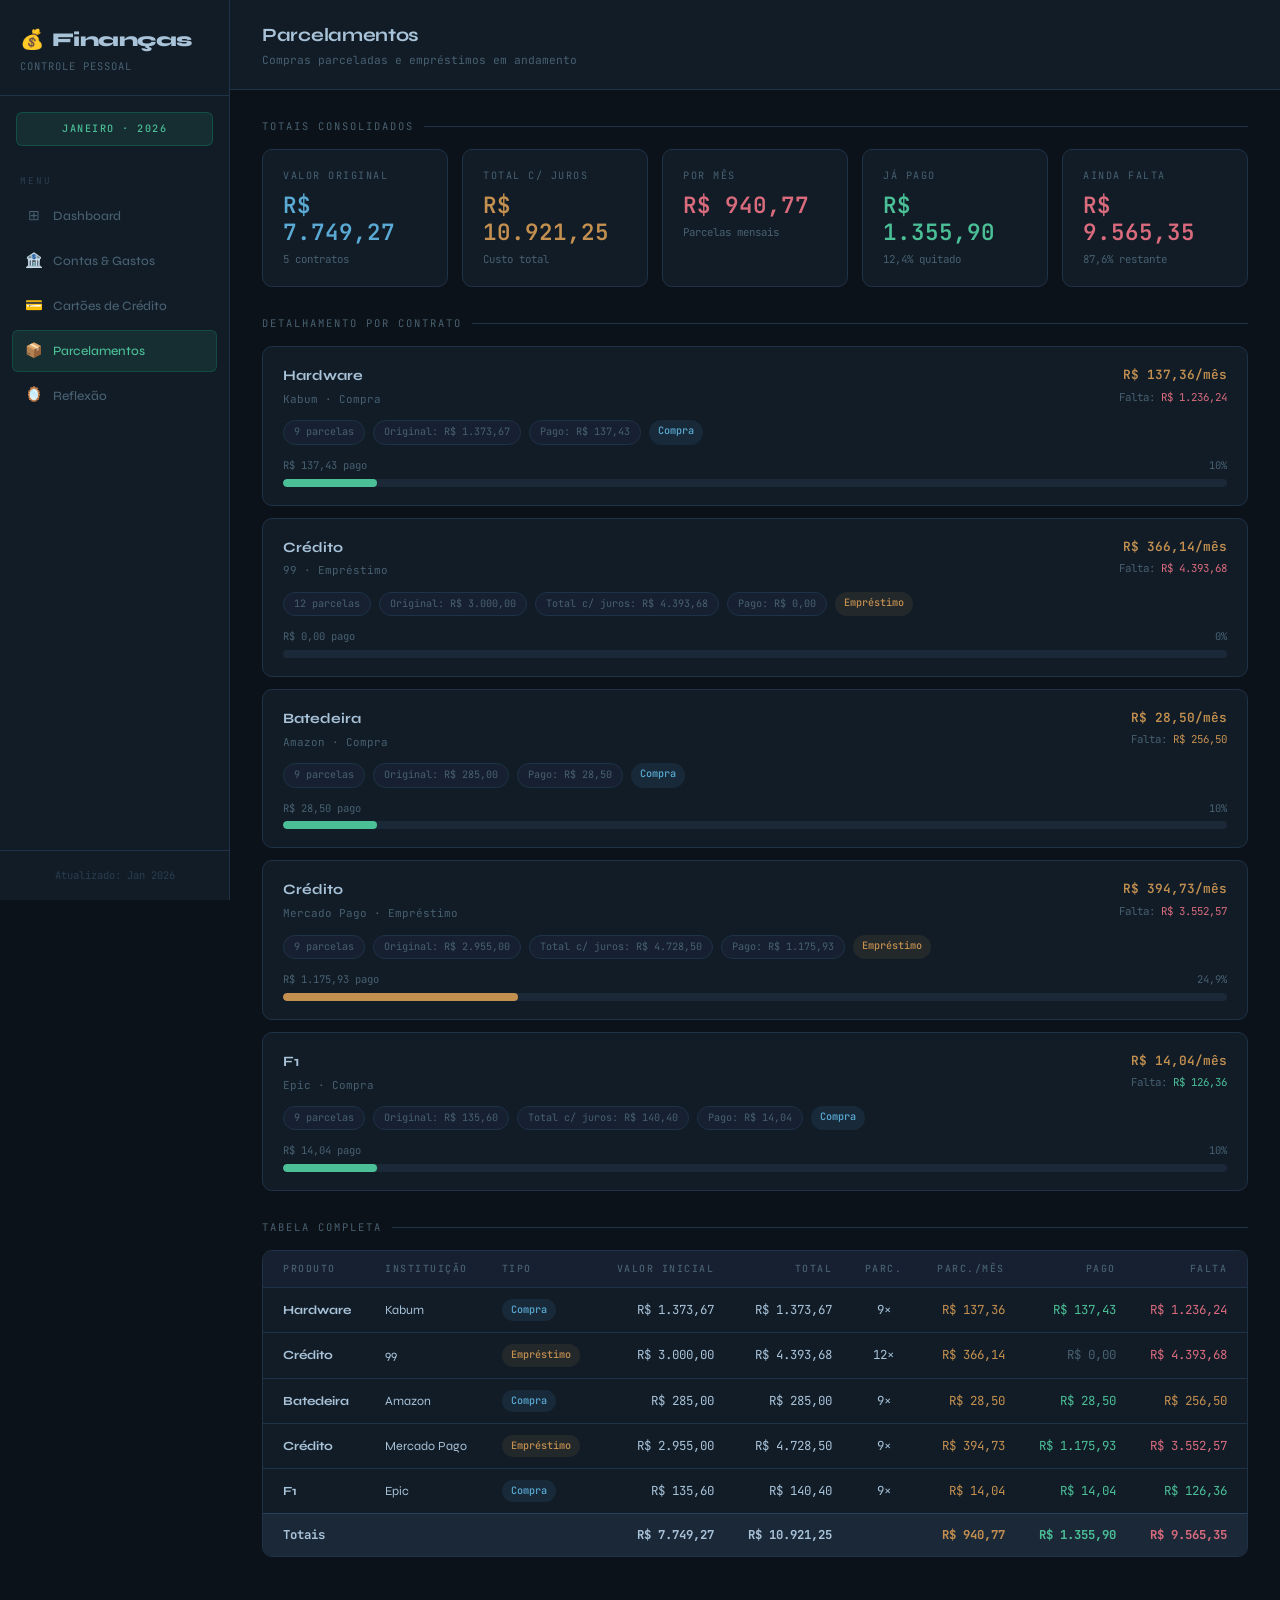
<file: parcelamentos.html>
<!DOCTYPE html>
<html lang="pt-BR">
<head>
<meta charset="UTF-8">
<meta name="viewport" content="width=device-width,initial-scale=1.0">
<title>Parcelamentos — Finanças</title>
<link rel="icon" href="data:image/svg+xml,<svg xmlns='http://www.w3.org/2000/svg' viewBox='0 0 100 100'><text y='.9em' font-size='90'>💰</text></svg>">
<link rel="preconnect" href="https://fonts.googleapis.com">
<link href="https://fonts.googleapis.com/css2?family=Syne:wght@400;500;600;700;800&family=JetBrains+Mono:wght@300;400;500;600&display=swap" rel="stylesheet">
<style>
:root{--bg:#0c1219;--surface:#111c27;--surface-2:#162030;--surface-3:#1b2838;--border:#1f3247;--border-2:#28405a;--text:#a8c2d8;--text-dim:#486070;--text-muted:#2a3d4f;--green:#4bbf96;--green-dim:rgba(75,191,150,.1);--red:#d96b7d;--red-dim:rgba(217,107,125,.1);--blue:#5aaad4;--blue-dim:rgba(90,170,212,.1);--orange:#c49050;--orange-dim:rgba(196,144,80,.1);--purple:#9480c8;--purple-dim:rgba(148,128,200,.1);--nav-w:230px;--radius:10px;--radius-sm:6px;--sans:'Syne',sans-serif;--mono:'JetBrains Mono',monospace}
*,*::before,*::after{box-sizing:border-box;margin:0;padding:0}
html{font-size:15px}body{background:var(--bg);color:var(--text);font-family:var(--sans);min-height:100vh;display:flex;line-height:1.6}
a{color:inherit;text-decoration:none}ul,ol{list-style:none}
.sidebar{width:var(--nav-w);min-height:100vh;background:var(--surface);border-right:1px solid var(--border);display:flex;flex-direction:column;position:fixed;top:0;left:0;bottom:0;z-index:100;transition:transform .3s ease}
.sidebar-logo{padding:24px 20px 20px;border-bottom:1px solid var(--border)}
.logo-mark{font-size:1.3rem;font-weight:800;color:var(--green);letter-spacing:-.5px;display:flex;align-items:center;gap:8px}.logo-mark span{color:var(--text)}
.logo-sub{font-size:.7rem;font-family:var(--mono);color:var(--text-dim);margin-top:3px;letter-spacing:1px;text-transform:uppercase}
.sidebar-month{margin:16px 16px 8px;padding:8px 12px;background:var(--green-dim);border:1px solid rgba(0,214,143,.2);border-radius:var(--radius-sm);font-family:var(--mono);font-size:.68rem;font-weight:500;color:var(--green);text-transform:uppercase;letter-spacing:1.5px;text-align:center}
.sidebar nav{padding:8px 12px;flex:1}
.nav-label{font-size:.62rem;font-family:var(--mono);color:var(--text-muted);letter-spacing:2px;text-transform:uppercase;padding:12px 8px 6px}
.nav-item{display:flex;align-items:center;gap:10px;padding:9px 12px;border-radius:var(--radius-sm);color:var(--text-dim);font-size:.85rem;font-weight:500;transition:all .18s;margin-bottom:2px;border:1px solid transparent}
.nav-item:hover{background:var(--surface-2);color:var(--text)}.nav-item.active{background:var(--green-dim);color:var(--green);border-color:rgba(0,214,143,.18)}
.nav-item .icon{width:18px;text-align:center;font-size:.95rem;flex-shrink:0}
.sidebar-footer{padding:16px;border-top:1px solid var(--border);font-size:.7rem;font-family:var(--mono);color:var(--text-muted);text-align:center}
.main{margin-left:var(--nav-w);flex:1;min-height:100vh;display:flex;flex-direction:column}
.topbar{padding:20px 32px;border-bottom:1px solid var(--border);display:flex;align-items:center;justify-content:space-between;background:var(--surface);position:sticky;top:0;z-index:50}
.topbar-left h1{font-size:1.25rem;font-weight:700;color:var(--text);letter-spacing:-.3px}
.topbar-left p{font-size:.75rem;font-family:var(--mono);color:var(--text-dim);margin-top:1px}
.badge{padding:5px 12px;border-radius:20px;font-size:.7rem;font-family:var(--mono);font-weight:500;letter-spacing:.5px}
.badge-red{background:var(--red-dim);color:var(--red);border:1px solid rgba(255,77,106,.2)}
.badge-green{background:var(--green-dim);color:var(--green);border:1px solid rgba(0,214,143,.2)}
.content{padding:28px 32px;flex:1}
.section-title{font-size:.7rem;font-family:var(--mono);color:var(--text-dim);text-transform:uppercase;letter-spacing:2px;margin-bottom:14px;display:flex;align-items:center;gap:10px}
.section-title::after{content:'';flex:1;height:1px;background:var(--border)}
.cards-grid{display:grid;grid-template-columns:repeat(auto-fill,minmax(180px,1fr));gap:14px;margin-bottom:28px}
.card{background:var(--surface);border:1px solid var(--border);border-radius:var(--radius);padding:18px 20px;transition:border-color .2s}
.card:hover{border-color:var(--border-2)}
.card-label{font-size:.68rem;font-family:var(--mono);color:var(--text-dim);text-transform:uppercase;letter-spacing:1.5px;margin-bottom:8px}
.card-value{font-size:1.5rem;font-family:var(--mono);font-weight:600;line-height:1.2}
.cv-green{color:var(--green)}.cv-red{color:var(--red)}.cv-blue{color:var(--blue)}.cv-orange{color:var(--orange)}
.card-sub{font-size:.72rem;color:var(--text-dim);margin-top:5px;font-family:var(--mono)}
.table-wrap{background:var(--surface);border:1px solid var(--border);border-radius:var(--radius);overflow:hidden;margin-bottom:24px}
table{width:100%;border-collapse:collapse}
thead th{padding:10px 16px;text-align:left;font-size:.66rem;font-family:var(--mono);font-weight:500;color:var(--text-dim);text-transform:uppercase;letter-spacing:1.5px;background:var(--surface-2);border-bottom:1px solid var(--border)}
thead th:first-child{padding-left:20px}thead th:last-child{padding-right:20px}
tbody tr{border-bottom:1px solid var(--border);transition:background .15s}
tbody tr:last-child{border-bottom:none}tbody tr:hover{background:var(--surface-2)}
tbody td{padding:11px 16px;font-size:.83rem;vertical-align:middle}
tbody td:first-child{padding-left:20px}tbody td:last-child{padding-right:20px}
.mono{font-family:var(--mono)}.tr{text-align:right}.tc{text-align:center}
tfoot td{padding:11px 16px;font-weight:700;font-family:var(--mono);font-size:.82rem;background:var(--surface-3);border-top:1px solid var(--border-2)}
tfoot td:first-child{padding-left:20px}tfoot td:last-child{padding-right:20px}
.pb{height:5px;background:var(--surface-3);border-radius:99px;overflow:hidden}
.pb.lg{height:8px}
.pf{height:100%;border-radius:99px;transition:width .6s ease}.pf.g{background:var(--green)}.pf.r{background:var(--red)}.pf.o{background:var(--orange)}
.pill{display:inline-block;padding:3px 9px;border-radius:99px;font-size:.68rem;font-family:var(--mono);font-weight:500}
.pill.g{background:var(--green-dim);color:var(--green)}.pill.r{background:var(--red-dim);color:var(--red)}
.pill.b{background:var(--blue-dim);color:var(--blue)}.pill.o{background:var(--orange-dim);color:var(--orange)}
.pc{background:var(--surface);border:1px solid var(--border);border-radius:var(--radius);padding:18px 20px;margin-bottom:12px;transition:border-color .2s}
.pc:hover{border-color:var(--border-2)}
.pc-top{display:flex;justify-content:space-between;align-items:flex-start;margin-bottom:12px}
.pc-top .l h4{font-size:.95rem;font-weight:700;margin-bottom:3px}
.pc-top .l p{font-size:.73rem;font-family:var(--mono);color:var(--text-dim)}
.pc-top .r{text-align:right}
.pc-vm{font-size:.85rem;font-family:var(--mono);font-weight:600;color:var(--orange)}
.pc-vr{font-size:.72rem;font-family:var(--mono);color:var(--text-dim);margin-top:3px}
.pc-meta{display:flex;gap:8px;flex-wrap:wrap;margin-bottom:12px}
.chip{font-size:.68rem;font-family:var(--mono);color:var(--text-dim);background:var(--surface-2);border:1px solid var(--border);border-radius:99px;padding:3px 10px}
.pc-plbl{display:flex;justify-content:space-between;font-size:.7rem;font-family:var(--mono);color:var(--text-dim);margin-bottom:5px}
.menu-btn{display:none;background:var(--surface-2);border:1px solid var(--border);color:var(--text);width:36px;height:36px;border-radius:var(--radius-sm);cursor:pointer;align-items:center;justify-content:center;font-size:1.1rem}
.overlay{display:none;position:fixed;inset:0;background:rgba(0,0,0,.6);z-index:99}
@media(max-width:700px){.sidebar{transform:translateX(-100%)}.sidebar.open{transform:translateX(0)}.overlay.open{display:block!important}.main{margin-left:0}.menu-btn{display:flex!important}.topbar{padding:14px 18px}.content{padding:18px}.cards-grid{grid-template-columns:1fr 1fr}}
</style>
</head>
<body>
<div class="overlay" id="ov"></div>
<aside class="sidebar" id="sb">
  <div class="sidebar-logo">
    <div class="logo-mark">💰 <span>Finanças</span></div>
    <div class="logo-sub">Controle Pessoal</div>
  </div>
  <div class="sidebar-month">Janeiro · 2026</div>
  <nav>
    <div class="nav-label">Menu</div>
    <a href="index.html" class="nav-item"><span class="icon">⊞</span> Dashboard</a>
    <a href="contas-gastos.html" class="nav-item"><span class="icon">🏦</span> Contas &amp; Gastos</a>
    <a href="cartoes.html" class="nav-item"><span class="icon">💳</span> Cartões de Crédito</a>
    <a href="parcelamentos.html" class="nav-item active"><span class="icon">📦</span> Parcelamentos</a>
    <a href="reflexao.html" class="nav-item"><span class="icon">🪞</span> Reflexão</a>
  </nav>
  <div class="sidebar-footer">Atualizado: Jan 2026</div>
</aside>
<main class="main">
  <header class="topbar">
    <div class="topbar-left">
      <h1>Parcelamentos</h1>
      <p>Compras parceladas e empréstimos em andamento</p>
    </div>
    <button class="menu-btn" id="mb" aria-label="Menu">☰</button>
  </header>
  <div class="content">

    <div class="section-title">Totais consolidados</div>
    <div class="cards-grid">
      <div class="card"><div class="card-label">Valor Original</div><div class="card-value cv-blue">R$ 7.749,27</div><div class="card-sub">5 contratos</div></div>
      <div class="card"><div class="card-label">Total c/ juros</div><div class="card-value cv-orange">R$ 10.921,25</div><div class="card-sub">Custo total</div></div>
      <div class="card"><div class="card-label">Por mês</div><div class="card-value cv-red">R$ 940,77</div><div class="card-sub">Parcelas mensais</div></div>
      <div class="card"><div class="card-label">Já pago</div><div class="card-value cv-green">R$ 1.355,90</div><div class="card-sub">12,4% quitado</div></div>
      <div class="card"><div class="card-label">Ainda falta</div><div class="card-value cv-red">R$ 9.565,35</div><div class="card-sub">87,6% restante</div></div>
    </div>

    <div class="section-title">Detalhamento por contrato</div>

    <div class="pc">
      <div class="pc-top"><div class="l"><h4>Hardware</h4><p>Kabum · Compra</p></div><div class="r"><div class="pc-vm">R$ 137,36/mês</div><div class="pc-vr">Falta: <span class="cv-red">R$ 1.236,24</span></div></div></div>
      <div class="pc-meta"><span class="chip">9 parcelas</span><span class="chip">Original: R$ 1.373,67</span><span class="chip">Pago: R$ 137,43</span><span class="pill b">Compra</span></div>
      <div class="pc-plbl"><span>R$ 137,43 pago</span><span>10%</span></div>
      <div class="pb lg"><div class="pf g" data-w="10%"></div></div>
    </div>

    <div class="pc">
      <div class="pc-top"><div class="l"><h4>Crédito</h4><p>99 · Empréstimo</p></div><div class="r"><div class="pc-vm">R$ 366,14/mês</div><div class="pc-vr">Falta: <span class="cv-red">R$ 4.393,68</span></div></div></div>
      <div class="pc-meta"><span class="chip">12 parcelas</span><span class="chip">Original: R$ 3.000,00</span><span class="chip">Total c/ juros: R$ 4.393,68</span><span class="chip">Pago: R$ 0,00</span><span class="pill o">Empréstimo</span></div>
      <div class="pc-plbl"><span>R$ 0,00 pago</span><span>0%</span></div>
      <div class="pb lg"><div class="pf r" data-w="0%"></div></div>
    </div>

    <div class="pc">
      <div class="pc-top"><div class="l"><h4>Batedeira</h4><p>Amazon · Compra</p></div><div class="r"><div class="pc-vm">R$ 28,50/mês</div><div class="pc-vr">Falta: <span class="cv-orange">R$ 256,50</span></div></div></div>
      <div class="pc-meta"><span class="chip">9 parcelas</span><span class="chip">Original: R$ 285,00</span><span class="chip">Pago: R$ 28,50</span><span class="pill b">Compra</span></div>
      <div class="pc-plbl"><span>R$ 28,50 pago</span><span>10%</span></div>
      <div class="pb lg"><div class="pf g" data-w="10%"></div></div>
    </div>

    <div class="pc">
      <div class="pc-top"><div class="l"><h4>Crédito</h4><p>Mercado Pago · Empréstimo</p></div><div class="r"><div class="pc-vm">R$ 394,73/mês</div><div class="pc-vr">Falta: <span class="cv-red">R$ 3.552,57</span></div></div></div>
      <div class="pc-meta"><span class="chip">9 parcelas</span><span class="chip">Original: R$ 2.955,00</span><span class="chip">Total c/ juros: R$ 4.728,50</span><span class="chip">Pago: R$ 1.175,93</span><span class="pill o">Empréstimo</span></div>
      <div class="pc-plbl"><span>R$ 1.175,93 pago</span><span>24,9%</span></div>
      <div class="pb lg"><div class="pf o" data-w="24.9%"></div></div>
    </div>

    <div class="pc">
      <div class="pc-top"><div class="l"><h4>F1</h4><p>Epic · Compra</p></div><div class="r"><div class="pc-vm">R$ 14,04/mês</div><div class="pc-vr">Falta: <span class="cv-green">R$ 126,36</span></div></div></div>
      <div class="pc-meta"><span class="chip">9 parcelas</span><span class="chip">Original: R$ 135,60</span><span class="chip">Total c/ juros: R$ 140,40</span><span class="chip">Pago: R$ 14,04</span><span class="pill b">Compra</span></div>
      <div class="pc-plbl"><span>R$ 14,04 pago</span><span>10%</span></div>
      <div class="pb lg"><div class="pf g" data-w="10%"></div></div>
    </div>

    <div class="section-title" style="margin-top:28px">Tabela completa</div>
    <div class="table-wrap">
      <table>
        <thead><tr><th>Produto</th><th>Instituição</th><th>Tipo</th><th class="tr">Valor inicial</th><th class="tr">Total</th><th class="tc">Parc.</th><th class="tr">Parc./mês</th><th class="tr">Pago</th><th class="tr">Falta</th></tr></thead>
        <tbody>
          <tr><td><strong>Hardware</strong></td><td>Kabum</td><td><span class="pill b">Compra</span></td><td class="tr mono">R$ 1.373,67</td><td class="tr mono">R$ 1.373,67</td><td class="tc mono">9×</td><td class="tr mono cv-orange">R$ 137,36</td><td class="tr mono cv-green">R$ 137,43</td><td class="tr mono cv-red">R$ 1.236,24</td></tr>
          <tr><td><strong>Crédito</strong></td><td>99</td><td><span class="pill o">Empréstimo</span></td><td class="tr mono">R$ 3.000,00</td><td class="tr mono">R$ 4.393,68</td><td class="tc mono">12×</td><td class="tr mono cv-orange">R$ 366,14</td><td class="tr mono" style="color:var(--text-dim)">R$ 0,00</td><td class="tr mono cv-red">R$ 4.393,68</td></tr>
          <tr><td><strong>Batedeira</strong></td><td>Amazon</td><td><span class="pill b">Compra</span></td><td class="tr mono">R$ 285,00</td><td class="tr mono">R$ 285,00</td><td class="tc mono">9×</td><td class="tr mono cv-orange">R$ 28,50</td><td class="tr mono cv-green">R$ 28,50</td><td class="tr mono cv-orange">R$ 256,50</td></tr>
          <tr><td><strong>Crédito</strong></td><td>Mercado Pago</td><td><span class="pill o">Empréstimo</span></td><td class="tr mono">R$ 2.955,00</td><td class="tr mono">R$ 4.728,50</td><td class="tc mono">9×</td><td class="tr mono cv-orange">R$ 394,73</td><td class="tr mono cv-green">R$ 1.175,93</td><td class="tr mono cv-red">R$ 3.552,57</td></tr>
          <tr><td><strong>F1</strong></td><td>Epic</td><td><span class="pill b">Compra</span></td><td class="tr mono">R$ 135,60</td><td class="tr mono">R$ 140,40</td><td class="tc mono">9×</td><td class="tr mono cv-orange">R$ 14,04</td><td class="tr mono cv-green">R$ 14,04</td><td class="tr mono cv-green">R$ 126,36</td></tr>
        </tbody>
        <tfoot><tr><td colspan="3">Totais</td><td class="tr">R$ 7.749,27</td><td class="tr">R$ 10.921,25</td><td></td><td class="tr cv-orange">R$ 940,77</td><td class="tr cv-green">R$ 1.355,90</td><td class="tr cv-red">R$ 9.565,35</td></tr></tfoot>
      </table>
    </div>

  </div>
</main>
<script>
const sb=document.getElementById('sb'),ov=document.getElementById('ov'),mb=document.getElementById('mb');
mb.addEventListener('click',()=>{sb.classList.toggle('open');ov.style.display=ov.style.display==='block'?'none':'block'});
ov.addEventListener('click',()=>{sb.classList.remove('open');ov.style.display='none'});
window.addEventListener('load',()=>{document.querySelectorAll('.pf[data-w]').forEach(el=>{const w=el.dataset.w;el.style.width='0';setTimeout(()=>el.style.width=w,120)})});
</script>
</body>
</html>
</file>
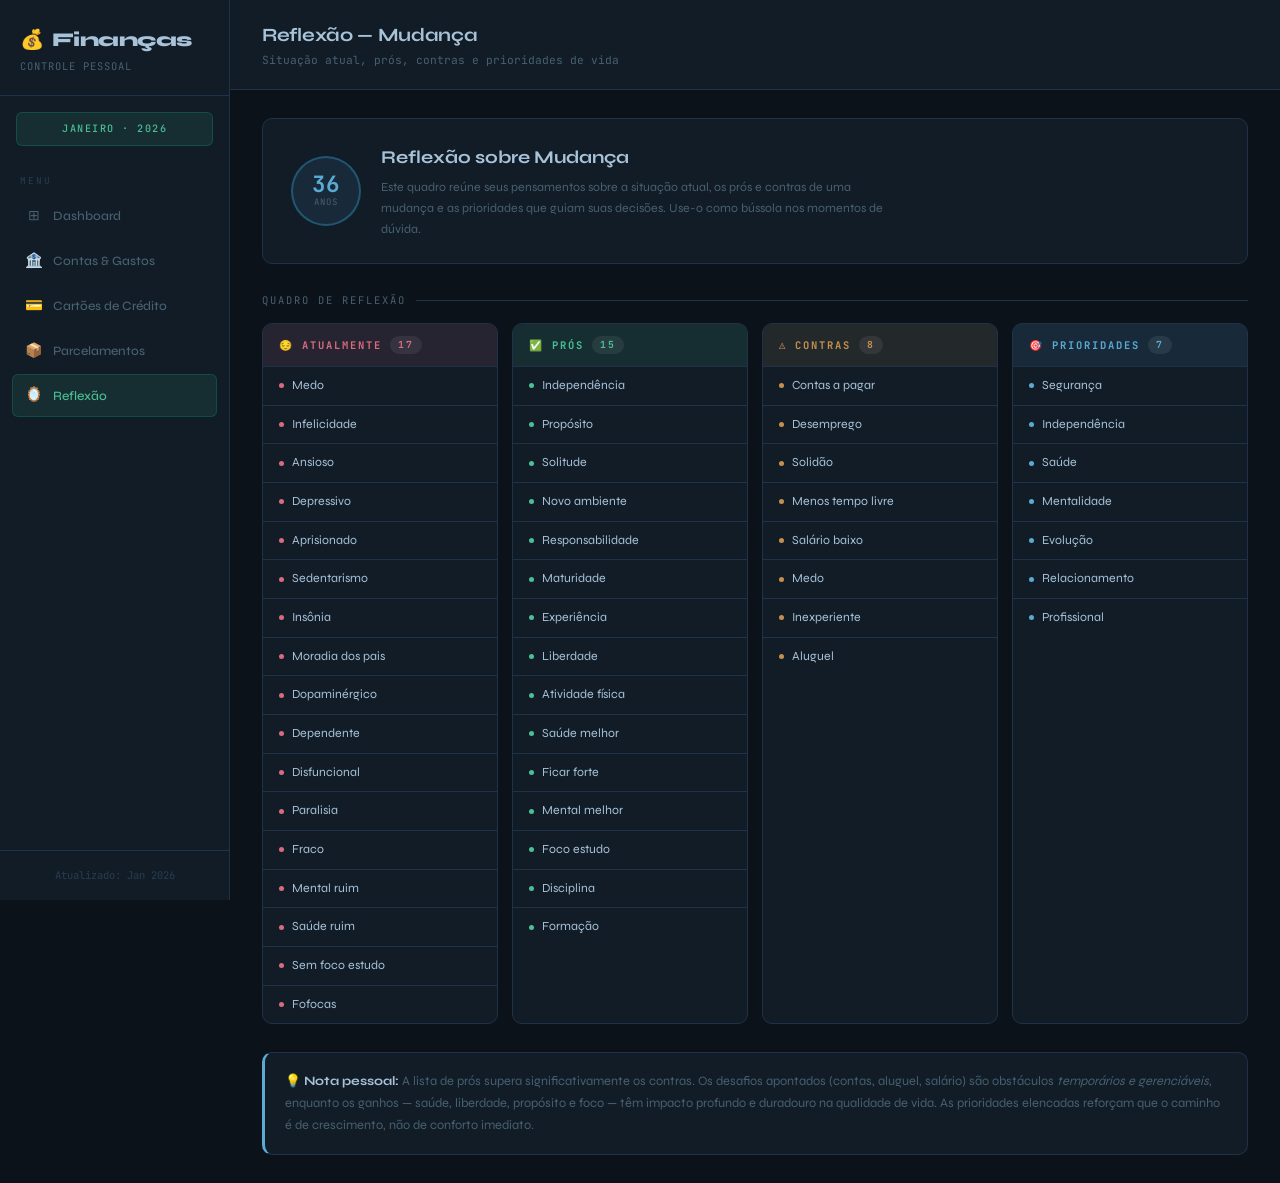
<file: reflexao.html>
<!DOCTYPE html>
<html lang="pt-BR">
<head>
<meta charset="UTF-8">
<meta name="viewport" content="width=device-width,initial-scale=1.0">
<title>Reflexão — Finanças</title>
<link rel="icon" href="data:image/svg+xml,<svg xmlns='http://www.w3.org/2000/svg' viewBox='0 0 100 100'><text y='.9em' font-size='90'>💰</text></svg>">
<link rel="preconnect" href="https://fonts.googleapis.com">
<link href="https://fonts.googleapis.com/css2?family=Syne:wght@400;500;600;700;800&family=JetBrains+Mono:wght@300;400;500;600&display=swap" rel="stylesheet">
<style>
:root{--bg:#0c1219;--surface:#111c27;--surface-2:#162030;--surface-3:#1b2838;--border:#1f3247;--border-2:#28405a;--text:#a8c2d8;--text-dim:#486070;--text-muted:#2a3d4f;--green:#4bbf96;--green-dim:rgba(75,191,150,.1);--red:#d96b7d;--red-dim:rgba(217,107,125,.1);--blue:#5aaad4;--blue-dim:rgba(90,170,212,.1);--orange:#c49050;--orange-dim:rgba(196,144,80,.1);--purple:#9480c8;--purple-dim:rgba(148,128,200,.1);--nav-w:230px;--radius:10px;--radius-sm:6px;--sans:'Syne',sans-serif;--mono:'JetBrains Mono',monospace}
*,*::before,*::after{box-sizing:border-box;margin:0;padding:0}
html{font-size:15px}body{background:var(--bg);color:var(--text);font-family:var(--sans);min-height:100vh;display:flex;line-height:1.6}
a{color:inherit;text-decoration:none}ul,ol{list-style:none}
.sidebar{width:var(--nav-w);min-height:100vh;background:var(--surface);border-right:1px solid var(--border);display:flex;flex-direction:column;position:fixed;top:0;left:0;bottom:0;z-index:100;transition:transform .3s ease}
.sidebar-logo{padding:24px 20px 20px;border-bottom:1px solid var(--border)}
.logo-mark{font-size:1.3rem;font-weight:800;color:var(--green);letter-spacing:-.5px;display:flex;align-items:center;gap:8px}.logo-mark span{color:var(--text)}
.logo-sub{font-size:.7rem;font-family:var(--mono);color:var(--text-dim);margin-top:3px;letter-spacing:1px;text-transform:uppercase}
.sidebar-month{margin:16px 16px 8px;padding:8px 12px;background:var(--green-dim);border:1px solid rgba(0,214,143,.2);border-radius:var(--radius-sm);font-family:var(--mono);font-size:.68rem;font-weight:500;color:var(--green);text-transform:uppercase;letter-spacing:1.5px;text-align:center}
.sidebar nav{padding:8px 12px;flex:1}
.nav-label{font-size:.62rem;font-family:var(--mono);color:var(--text-muted);letter-spacing:2px;text-transform:uppercase;padding:12px 8px 6px}
.nav-item{display:flex;align-items:center;gap:10px;padding:9px 12px;border-radius:var(--radius-sm);color:var(--text-dim);font-size:.85rem;font-weight:500;transition:all .18s;margin-bottom:2px;border:1px solid transparent}
.nav-item:hover{background:var(--surface-2);color:var(--text)}.nav-item.active{background:var(--green-dim);color:var(--green);border-color:rgba(0,214,143,.18)}
.nav-item .icon{width:18px;text-align:center;font-size:.95rem;flex-shrink:0}
.sidebar-footer{padding:16px;border-top:1px solid var(--border);font-size:.7rem;font-family:var(--mono);color:var(--text-muted);text-align:center}
.main{margin-left:var(--nav-w);flex:1;min-height:100vh;display:flex;flex-direction:column}
.topbar{padding:20px 32px;border-bottom:1px solid var(--border);display:flex;align-items:center;justify-content:space-between;background:var(--surface);position:sticky;top:0;z-index:50}
.topbar-left h1{font-size:1.25rem;font-weight:700;color:var(--text);letter-spacing:-.3px}
.topbar-left p{font-size:.75rem;font-family:var(--mono);color:var(--text-dim);margin-top:1px}
.content{padding:28px 32px;flex:1}
.section-title{font-size:.7rem;font-family:var(--mono);color:var(--text-dim);text-transform:uppercase;letter-spacing:2px;margin-bottom:14px;display:flex;align-items:center;gap:10px}
.section-title::after{content:'';flex:1;height:1px;background:var(--border)}
.hero{background:var(--surface);border:1px solid var(--border);border-radius:var(--radius);padding:24px 28px;margin-bottom:28px;display:flex;align-items:center;gap:20px}
.age-badge{width:70px;height:70px;border-radius:50%;background:var(--blue-dim);border:2px solid rgba(56,189,248,.3);display:flex;align-items:center;justify-content:center;flex-direction:column;flex-shrink:0}
.age-badge .num{font-family:var(--mono);font-size:1.5rem;font-weight:700;color:var(--blue);line-height:1}
.age-badge .lbl{font-family:var(--mono);font-size:.6rem;color:var(--text-dim);text-transform:uppercase;letter-spacing:1px}
.hero h2{font-size:1.2rem;font-weight:700;margin-bottom:5px}
.hero p{font-size:.82rem;color:var(--text-dim);line-height:1.7;max-width:520px}
.kanban{display:grid;grid-template-columns:repeat(4,1fr);gap:14px;margin-bottom:28px}
.kcol{background:var(--surface);border:1px solid var(--border);border-radius:var(--radius);overflow:hidden}
.khead{padding:12px 16px;font-size:.7rem;font-family:var(--mono);font-weight:700;text-transform:uppercase;letter-spacing:2px;border-bottom:1px solid var(--border);display:flex;align-items:center;gap:8px}
.khead.red{color:var(--red);background:var(--red-dim)}.khead.green{color:var(--green);background:var(--green-dim)}.khead.orange{color:var(--orange);background:var(--orange-dim)}.khead.blue{color:var(--blue);background:var(--blue-dim)}
.kcount{background:rgba(255,255,255,.07);border-radius:99px;padding:1px 8px;font-size:.65rem}
.kitem{padding:9px 16px;font-size:.82rem;border-bottom:1px solid var(--border);display:flex;align-items:center;gap:8px;transition:background .15s}
.kitem:last-child{border-bottom:none}.kitem:hover{background:var(--surface-2)}
.kitem::before{content:'';width:5px;height:5px;border-radius:50%;flex-shrink:0}
.kcol.atual .kitem::before{background:var(--red)}.kcol.pros .kitem::before{background:var(--green)}.kcol.cont .kitem::before{background:var(--orange)}.kcol.prio .kitem::before{background:var(--blue)}
.nota{background:var(--surface);border:1px solid var(--border);border-left:3px solid var(--blue);border-radius:var(--radius);padding:18px 20px;font-size:.85rem;color:var(--text-dim);line-height:1.7}
.nota strong{color:var(--text)}
.menu-btn{display:none;background:var(--surface-2);border:1px solid var(--border);color:var(--text);width:36px;height:36px;border-radius:var(--radius-sm);cursor:pointer;align-items:center;justify-content:center;font-size:1.1rem}
.overlay{display:none;position:fixed;inset:0;background:rgba(0,0,0,.6);z-index:99}
@media(max-width:900px){.kanban{grid-template-columns:1fr 1fr}}
@media(max-width:700px){.sidebar{transform:translateX(-100%)}.sidebar.open{transform:translateX(0)}.overlay.open{display:block!important}.main{margin-left:0}.menu-btn{display:flex!important}.topbar{padding:14px 18px}.content{padding:18px}.kanban{grid-template-columns:1fr}.hero{flex-direction:column;text-align:center}}
</style>
</head>
<body>
<div class="overlay" id="ov"></div>
<aside class="sidebar" id="sb">
  <div class="sidebar-logo">
    <div class="logo-mark">💰 <span>Finanças</span></div>
    <div class="logo-sub">Controle Pessoal</div>
  </div>
  <div class="sidebar-month">Janeiro · 2026</div>
  <nav>
    <div class="nav-label">Menu</div>
    <a href="index.html" class="nav-item"><span class="icon">⊞</span> Dashboard</a>
    <a href="contas-gastos.html" class="nav-item"><span class="icon">🏦</span> Contas &amp; Gastos</a>
    <a href="cartoes.html" class="nav-item"><span class="icon">💳</span> Cartões de Crédito</a>
    <a href="parcelamentos.html" class="nav-item"><span class="icon">📦</span> Parcelamentos</a>
    <a href="reflexao.html" class="nav-item active"><span class="icon">🪞</span> Reflexão</a>
  </nav>
  <div class="sidebar-footer">Atualizado: Jan 2026</div>
</aside>
<main class="main">
  <header class="topbar">
    <div class="topbar-left">
      <h1>Reflexão — Mudança</h1>
      <p>Situação atual, prós, contras e prioridades de vida</p>
    </div>
    <button class="menu-btn" id="mb" aria-label="Menu">☰</button>
  </header>
  <div class="content">

    <div class="hero">
      <div class="age-badge"><span class="num">36</span><span class="lbl">anos</span></div>
      <div>
        <h2>Reflexão sobre Mudança</h2>
        <p>Este quadro reúne seus pensamentos sobre a situação atual, os prós e contras de uma mudança e as prioridades que guiam suas decisões. Use-o como bússola nos momentos de dúvida.</p>
      </div>
    </div>

    <div class="section-title">Quadro de reflexão</div>
    <div class="kanban">

      <div class="kcol atual">
        <div class="khead red">😔 Atualmente <span class="kcount">17</span></div>
        <div class="kitem">Medo</div>
        <div class="kitem">Infelicidade</div>
        <div class="kitem">Ansioso</div>
        <div class="kitem">Depressivo</div>
        <div class="kitem">Aprisionado</div>
        <div class="kitem">Sedentarismo</div>
        <div class="kitem">Insônia</div>
        <div class="kitem">Moradia dos pais</div>
        <div class="kitem">Dopaminérgico</div>
        <div class="kitem">Dependente</div>
        <div class="kitem">Disfuncional</div>
        <div class="kitem">Paralisia</div>
        <div class="kitem">Fraco</div>
        <div class="kitem">Mental ruim</div>
        <div class="kitem">Saúde ruim</div>
        <div class="kitem">Sem foco estudo</div>
        <div class="kitem">Fofocas</div>
      </div>

      <div class="kcol pros">
        <div class="khead green">✅ Prós <span class="kcount">15</span></div>
        <div class="kitem">Independência</div>
        <div class="kitem">Propósito</div>
        <div class="kitem">Solitude</div>
        <div class="kitem">Novo ambiente</div>
        <div class="kitem">Responsabilidade</div>
        <div class="kitem">Maturidade</div>
        <div class="kitem">Experiência</div>
        <div class="kitem">Liberdade</div>
        <div class="kitem">Atividade física</div>
        <div class="kitem">Saúde melhor</div>
        <div class="kitem">Ficar forte</div>
        <div class="kitem">Mental melhor</div>
        <div class="kitem">Foco estudo</div>
        <div class="kitem">Disciplina</div>
        <div class="kitem">Formação</div>
      </div>

      <div class="kcol cont">
        <div class="khead orange">⚠️ Contras <span class="kcount">8</span></div>
        <div class="kitem">Contas a pagar</div>
        <div class="kitem">Desemprego</div>
        <div class="kitem">Solidão</div>
        <div class="kitem">Menos tempo livre</div>
        <div class="kitem">Salário baixo</div>
        <div class="kitem">Medo</div>
        <div class="kitem">Inexperiente</div>
        <div class="kitem">Aluguel</div>
      </div>

      <div class="kcol prio">
        <div class="khead blue">🎯 Prioridades <span class="kcount">7</span></div>
        <div class="kitem">Segurança</div>
        <div class="kitem">Independência</div>
        <div class="kitem">Saúde</div>
        <div class="kitem">Mentalidade</div>
        <div class="kitem">Evolução</div>
        <div class="kitem">Relacionamento</div>
        <div class="kitem">Profissional</div>
      </div>

    </div>

    <div class="nota">
      <strong>💡 Nota pessoal:</strong> A lista de prós supera significativamente os contras. Os desafios apontados (contas, aluguel, salário) são obstáculos <em>temporários e gerenciáveis</em>, enquanto os ganhos — saúde, liberdade, propósito e foco — têm impacto profundo e duradouro na qualidade de vida. As prioridades elencadas reforçam que o caminho é de crescimento, não de conforto imediato.
    </div>

  </div>
</main>
<script>
const sb=document.getElementById('sb'),ov=document.getElementById('ov'),mb=document.getElementById('mb');
mb.addEventListener('click',()=>{sb.classList.toggle('open');ov.style.display=ov.style.display==='block'?'none':'block'});
ov.addEventListener('click',()=>{sb.classList.remove('open');ov.style.display='none'});
</script>
</body>
</html>
</file>
